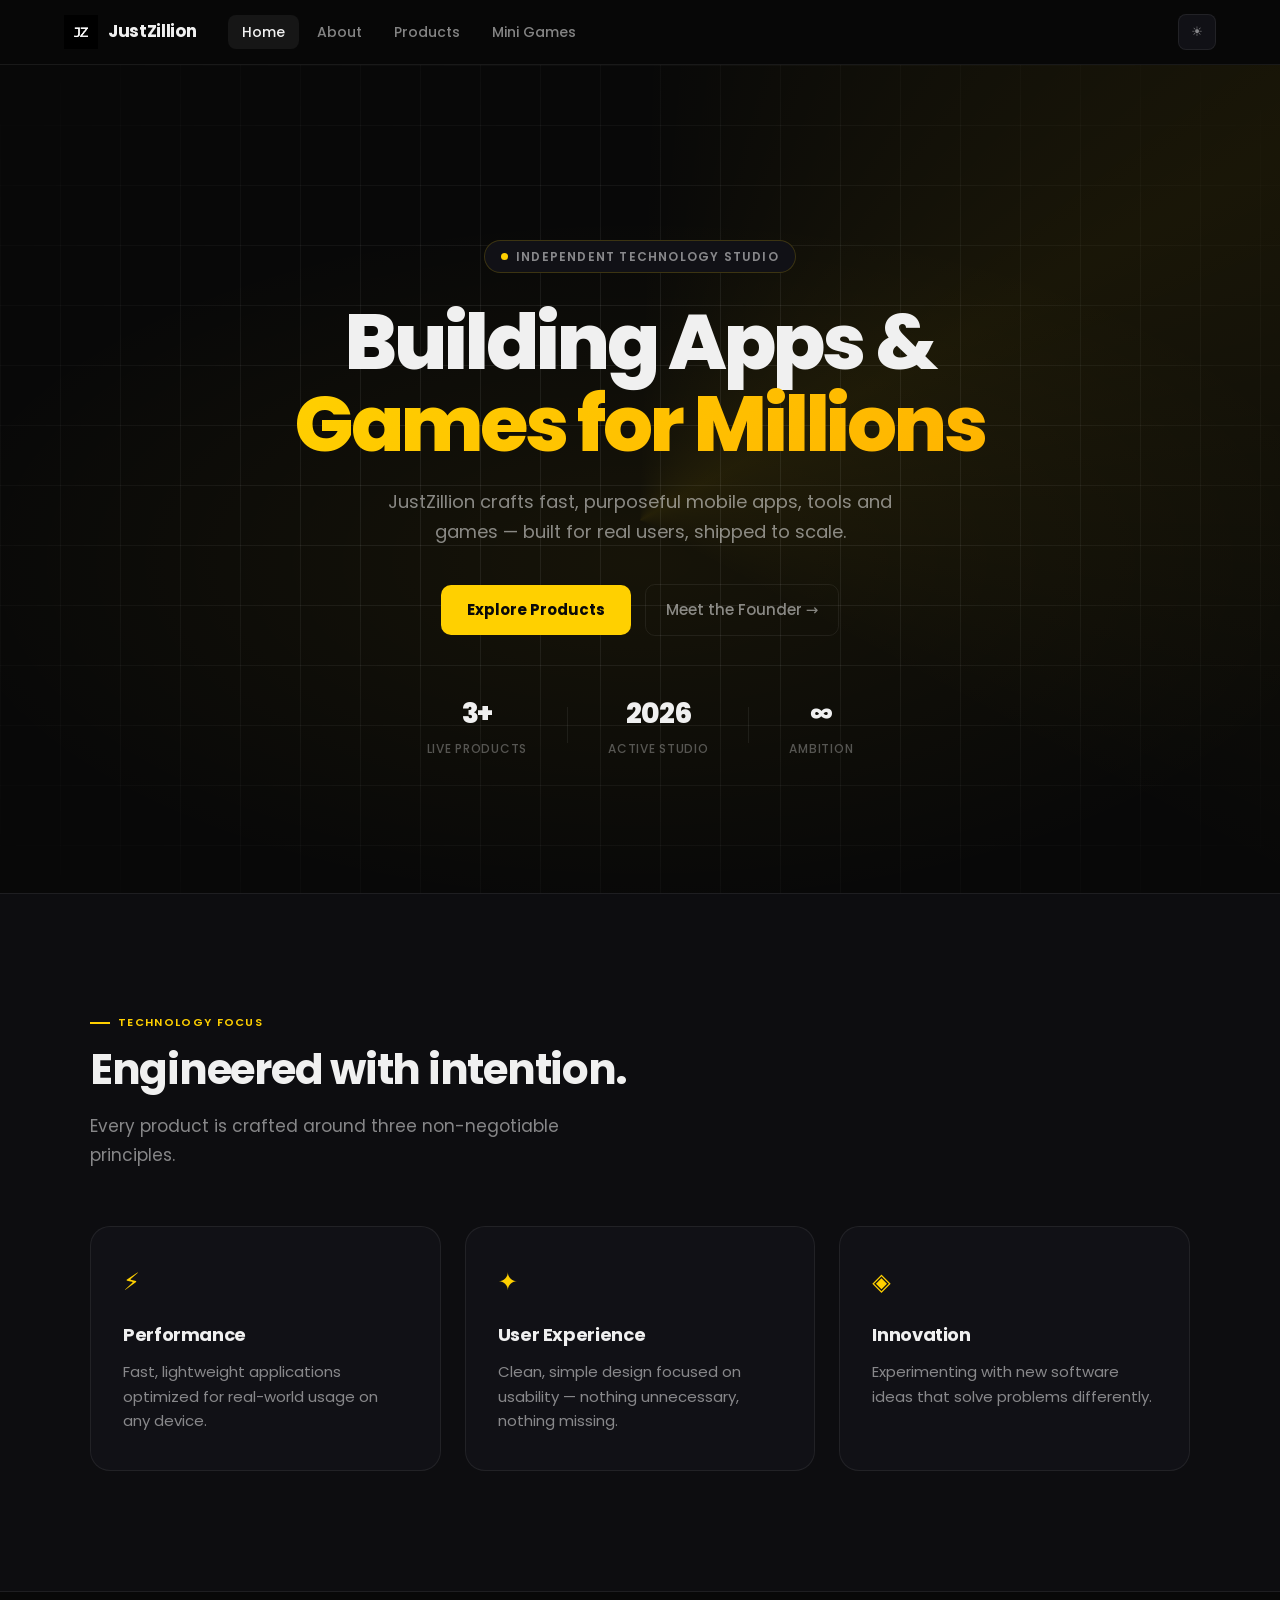
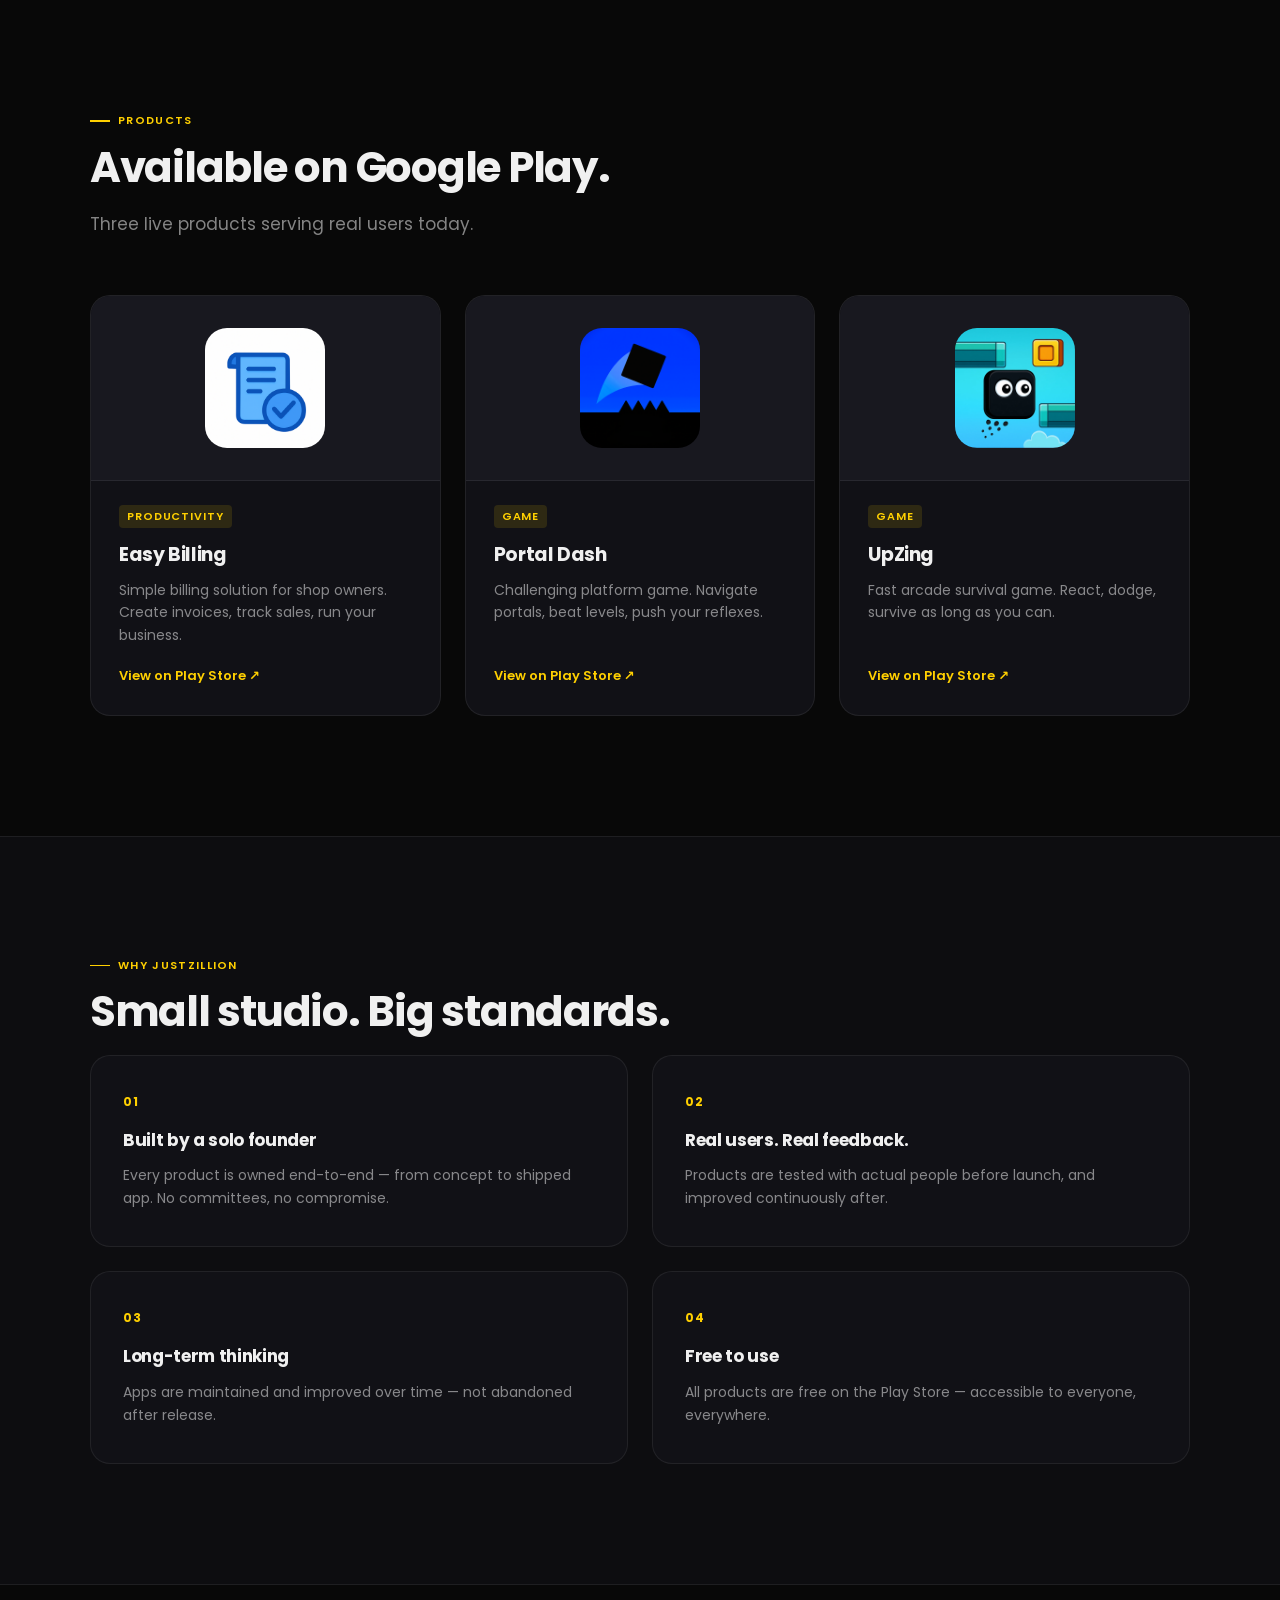
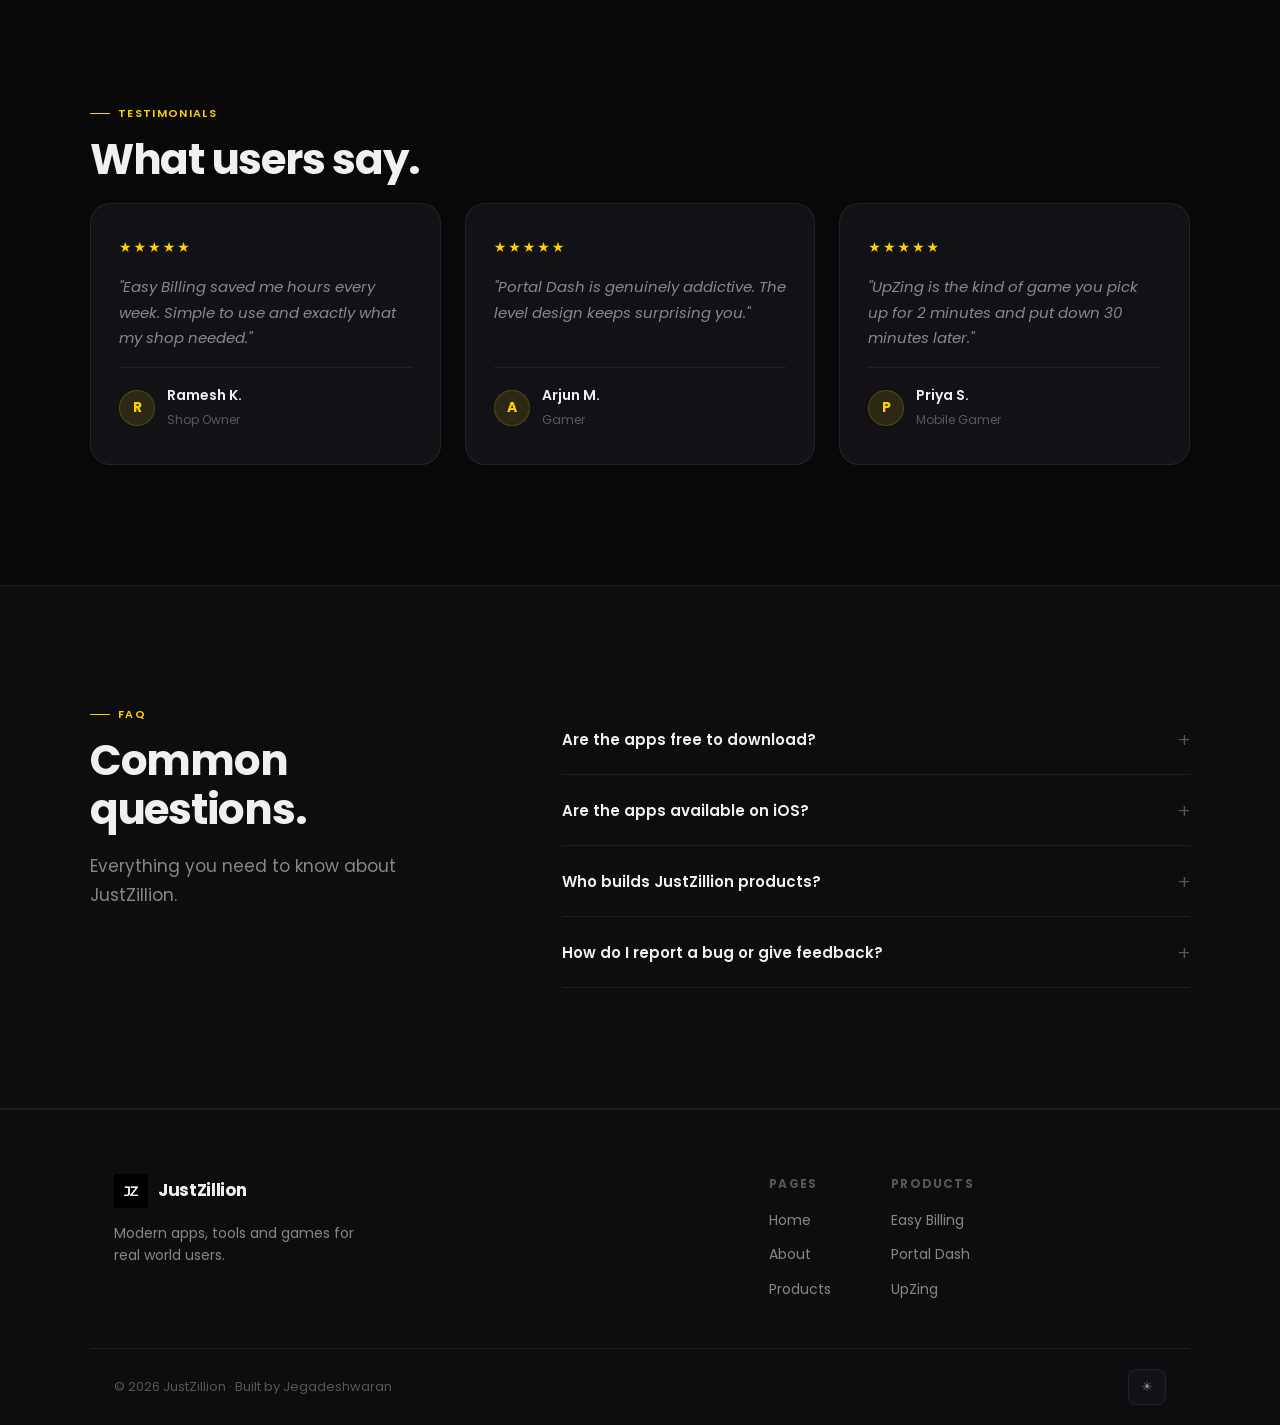
<file: index.html>
<!DOCTYPE html>
<html lang="en">
<head>
<meta charset="UTF-8">
<meta name="viewport" content="width=device-width, initial-scale=1.0">
<title>JustZillion | Apps & Software by Jegadeshwaran</title>
<meta name="description" content="JustZillion is a technology studio founded by Jegadeshwaran (JD) building mobile apps, software tools and games including Easy Billing, Portal Dash and UpZing.">
<meta name="keywords" content="JustZillion, Jegadeshwaran, JD developer, Easy Billing app, Portal Dash game, UpZing game">
<meta name="author" content="Jegadeshwaran">
<meta property="og:title" content="JustZillion | Apps & Software by Jegadeshwaran">
<meta property="og:description" content="Modern apps, tools and games for real world users.">
<meta property="og:image" content="https://justzillion.github.io/JustZillion/images/jd.jpg">
<meta property="og:type" content="website">
<link rel="preconnect" href="https://fonts.googleapis.com">
<link rel="preconnect" href="https://fonts.gstatic.com" crossorigin>
<link href="https://fonts.googleapis.com/css2?family=Poppins:wght@300;400;500;600;700;800&display=swap" rel="stylesheet">
<link rel="stylesheet" href="style.css">
<script type="application/ld+json">
{
 "@context":"https://schema.org",
 "@type":"Person",
 "name":"Jegadeshwaran",
 "alternateName":"JD",
 "jobTitle":"Founder",
 "description":"Founder of JustZillion building apps and games.",
 "url":"https://justzillion.github.io/JustZillion/",
 "image":"https://justzillion.github.io/JustZillion/images/jd.jpg",
 "sameAs":["https://justzillion.github.io/JustZillion/about.html"],
 "worksFor":{"@type":"Organization","name":"JustZillion"}
}
</script>
</head>
<body>

<!-- HEADER -->
<header id="site-header">
  <div class="header-inner">
    <a href="index.html" class="logo" aria-label="JustZillion Home">
      <img src="images/logo.png" alt="JustZillion logo" width="36" height="36">
      <span class="logo-text">JustZillion</span>
    </a>
    <nav aria-label="Main navigation">
      <a href="index.html" class="nav-link active">Home</a>
      <a href="about.html" class="nav-link">About</a>
      <a href="#apps" class="nav-link">Products</a>
      <a href="games.html" class="nav-link">Mini Games</a>
    </nav>
    <div class="header-actions">
      <button id="themeToggle" class="theme-btn" aria-label="Toggle light/dark theme">
        <span class="theme-icon theme-icon--dark">☀</span>
        <span class="theme-icon theme-icon--light">☽</span>
      </button>
      <button class="mobile-menu-btn" id="mobileMenuBtn" aria-label="Open menu" aria-expanded="false">
        <span></span><span></span><span></span>
      </button>
    </div>
  </div>
  <div class="mobile-menu" id="mobileMenu" aria-hidden="true">
    <a href="index.html" class="mobile-nav-link">Home</a>
    <a href="about.html" class="mobile-nav-link">About</a>
    <a href="#apps" class="mobile-nav-link">Products</a>
    <a href="games.html" class="mobile-nav-link">Mini Games</a>
  </div>
</header>

<!-- HERO -->
<section class="hero" aria-label="Hero">
  <div class="hero-aurora" aria-hidden="true"></div>
  <div class="hero-grid" aria-hidden="true"></div>
  <div class="hero-inner">
    <div class="hero-eyebrow">
      <span class="eyebrow-dot"></span>
      Independent Technology Studio
    </div>
    <h1 class="hero-headline">
      Building Apps &<br>
      <span class="headline-accent">Games for Millions</span>
    </h1>
    <p class="hero-sub">
      JustZillion crafts fast, purposeful mobile apps, tools and games — built for real users, shipped to scale.
    </p>
    <div class="hero-cta">
      <a href="#apps" class="btn-primary">Explore Products</a>
      <a href="about.html" class="btn-ghost">Meet the Founder →</a>
    </div>
    <div class="hero-stats">
      <div class="stat">
        <span class="stat-num">3+</span>
        <span class="stat-label">Live Products</span>
      </div>
      <div class="stat-divider" aria-hidden="true"></div>
      <div class="stat">
        <span class="stat-num">2026</span>
        <span class="stat-label">Active Studio</span>
      </div>
      <div class="stat-divider" aria-hidden="true"></div>
      <div class="stat">
        <span class="stat-num">∞</span>
        <span class="stat-label">Ambition</span>
      </div>
    </div>
  </div>
</section>

<!-- FEATURES -->
<section class="section features" id="features">
  <div class="section-inner">
    <p class="section-eyebrow">Technology Focus</p>
    <h2 class="section-title">Engineered with intention.</h2>
    <p class="section-sub">Every product is crafted around three non-negotiable principles.</p>
    <div class="features-grid">
      <div class="feature-card reveal">
        <div class="feature-icon" aria-hidden="true">⚡</div>
        <h3>Performance</h3>
        <p>Fast, lightweight applications optimized for real-world usage on any device.</p>
      </div>
      <div class="feature-card reveal reveal-delay-1">
        <div class="feature-icon" aria-hidden="true">✦</div>
        <h3>User Experience</h3>
        <p>Clean, simple design focused on usability — nothing unnecessary, nothing missing.</p>
      </div>
      <div class="feature-card reveal reveal-delay-2">
        <div class="feature-icon" aria-hidden="true">◈</div>
        <h3>Innovation</h3>
        <p>Experimenting with new software ideas that solve problems differently.</p>
      </div>
    </div>
  </div>
</section>

<!-- PRODUCTS -->
<section class="section apps" id="apps">
  <div class="section-inner">
    <p class="section-eyebrow">Products</p>
    <h2 class="section-title">Available on Google Play.</h2>
    <p class="section-sub">Three live products serving real users today.</p>
    <div class="apps-grid">

      <a href="https://play.google.com/store/apps/details?id=com.justzillion.easy_billing_app&pcampaignid=web_share" target="_blank" rel="noopener" class="app-card reveal" aria-label="Easy Billing on Google Play">
        <div class="app-card-img-wrap">
          <img src="images/easybilling.png" alt="Easy Billing app" loading="lazy" width="240" height="240">
        </div>
        <div class="app-card-body">
          <span class="app-tag">Productivity</span>
          <h3>Easy Billing</h3>
          <p>Simple billing solution for shop owners. Create invoices, track sales, run your business.</p>
          <span class="app-cta">View on Play Store ↗</span>
        </div>
      </a>

      <a href="https://play.google.com/store/apps/details?id=com.justzillion.portaldash&pcampaignid=web_share" target="_blank" rel="noopener" class="app-card reveal reveal-delay-1" aria-label="Portal Dash on Google Play">
        <div class="app-card-img-wrap">
          <img src="images/portaldash.png" alt="Portal Dash game" loading="lazy" width="240" height="240">
        </div>
        <div class="app-card-body">
          <span class="app-tag">Game</span>
          <h3>Portal Dash</h3>
          <p>Challenging platform game. Navigate portals, beat levels, push your reflexes.</p>
          <span class="app-cta">View on Play Store ↗</span>
        </div>
      </a>

      <a href="https://play.google.com/store/apps/details?id=com.justzillion.upzing&pcampaignid=web_share" target="_blank" rel="noopener" class="app-card reveal reveal-delay-2" aria-label="UpZing on Google Play">
        <div class="app-card-img-wrap">
          <img src="images/upzing.png" alt="UpZing game" loading="lazy" width="240" height="240">
        </div>
        <div class="app-card-body">
          <span class="app-tag">Game</span>
          <h3>UpZing</h3>
          <p>Fast arcade survival game. React, dodge, survive as long as you can.</p>
          <span class="app-cta">View on Play Store ↗</span>
        </div>
      </a>

    </div>
  </div>
</section>

<!-- WHY CHOOSE US -->
<section class="section why">
  <div class="section-inner">
    <p class="section-eyebrow">Why JustZillion</p>
    <h2 class="section-title">Small studio. Big standards.</h2>
    <div class="why-grid">
      <div class="why-card reveal">
        <div class="why-num" aria-hidden="true">01</div>
        <h3>Built by a solo founder</h3>
        <p>Every product is owned end-to-end — from concept to shipped app. No committees, no compromise.</p>
      </div>
      <div class="why-card reveal reveal-delay-1">
        <div class="why-num" aria-hidden="true">02</div>
        <h3>Real users. Real feedback.</h3>
        <p>Products are tested with actual people before launch, and improved continuously after.</p>
      </div>
      <div class="why-card reveal reveal-delay-2">
        <div class="why-num" aria-hidden="true">03</div>
        <h3>Long-term thinking</h3>
        <p>Apps are maintained and improved over time — not abandoned after release.</p>
      </div>
      <div class="why-card reveal reveal-delay-3">
        <div class="why-num" aria-hidden="true">04</div>
        <h3>Free to use</h3>
        <p>All products are free on the Play Store — accessible to everyone, everywhere.</p>
      </div>
    </div>
  </div>
</section>

<!-- TESTIMONIALS -->
<section class="section testimonials">
  <div class="section-inner">
    <p class="section-eyebrow">Testimonials</p>
    <h2 class="section-title">What users say.</h2>
    <div class="testimonials-grid">
      <div class="testimonial-card reveal">
        <div class="testimonial-stars" aria-label="5 stars">★★★★★</div>
        <p>"Easy Billing saved me hours every week. Simple to use and exactly what my shop needed."</p>
        <div class="testimonial-author">
          <div class="author-avatar" aria-hidden="true">R</div>
          <div>
            <strong>Ramesh K.</strong>
            <span>Shop Owner</span>
          </div>
        </div>
      </div>
      <div class="testimonial-card reveal reveal-delay-1">
        <div class="testimonial-stars" aria-label="5 stars">★★★★★</div>
        <p>"Portal Dash is genuinely addictive. The level design keeps surprising you."</p>
        <div class="testimonial-author">
          <div class="author-avatar" aria-hidden="true">A</div>
          <div>
            <strong>Arjun M.</strong>
            <span>Gamer</span>
          </div>
        </div>
      </div>
      <div class="testimonial-card reveal reveal-delay-2">
        <div class="testimonial-stars" aria-label="5 stars">★★★★★</div>
        <p>"UpZing is the kind of game you pick up for 2 minutes and put down 30 minutes later."</p>
        <div class="testimonial-author">
          <div class="author-avatar" aria-hidden="true">P</div>
          <div>
            <strong>Priya S.</strong>
            <span>Mobile Gamer</span>
          </div>
        </div>
      </div>
    </div>
  </div>
</section>

<!-- FAQ -->
<section class="section faq">
  <div class="section-inner faq-inner">
    <div class="faq-left">
      <p class="section-eyebrow">FAQ</p>
      <h2 class="section-title">Common questions.</h2>
      <p class="section-sub">Everything you need to know about JustZillion.</p>
    </div>
    <div class="faq-right">
      <div class="faq-item reveal">
        <button class="faq-q" aria-expanded="false">
          Are the apps free to download?
          <span class="faq-chevron" aria-hidden="true">+</span>
        </button>
        <div class="faq-a" role="region">
          <p>Yes — all JustZillion apps are free to download on the Google Play Store.</p>
        </div>
      </div>
      <div class="faq-item reveal reveal-delay-1">
        <button class="faq-q" aria-expanded="false">
          Are the apps available on iOS?
          <span class="faq-chevron" aria-hidden="true">+</span>
        </button>
        <div class="faq-a" role="region">
          <p>Currently the apps are available on Android via Google Play. iOS support may be added in the future.</p>
        </div>
      </div>
      <div class="faq-item reveal reveal-delay-2">
        <button class="faq-q" aria-expanded="false">
          Who builds JustZillion products?
          <span class="faq-chevron" aria-hidden="true">+</span>
        </button>
        <div class="faq-a" role="region">
          <p>All products are built by Jegadeshwaran (JD), the founder and sole engineer behind JustZillion.</p>
        </div>
      </div>
      <div class="faq-item reveal reveal-delay-3">
        <button class="faq-q" aria-expanded="false">
          How do I report a bug or give feedback?
          <span class="faq-chevron" aria-hidden="true">+</span>
        </button>
        <div class="faq-a" role="region">
          <p>You can leave a review on the Play Store listing for the relevant app, or reach out via the contact details on the About page.</p>
        </div>
      </div>
    </div>
  </div>
</section>

<!-- FOOTER -->
<footer class="site-footer">
  <div class="footer-inner">
    <div class="footer-brand">
      <a href="index.html" class="logo" aria-label="JustZillion Home">
        <img src="images/logo.png" alt="JustZillion logo" width="32" height="32">
        <span class="logo-text">JustZillion</span>
      </a>
      <p>Modern apps, tools and games for real world users.</p>
    </div>
    <div class="footer-links">
      <div class="footer-col">
        <h4>Pages</h4>
        <a href="index.html">Home</a>
        <a href="about.html">About</a>
        <a href="#apps">Products</a>
      </div>
      <div class="footer-col">
        <h4>Products</h4>
        <a href="https://play.google.com/store/apps/details?id=com.justzillion.easy_billing_app" target="_blank" rel="noopener">Easy Billing</a>
        <a href="https://play.google.com/store/apps/details?id=com.justzillion.portaldash" target="_blank" rel="noopener">Portal Dash</a>
        <a href="https://play.google.com/store/apps/details?id=com.justzillion.upzing" target="_blank" rel="noopener">UpZing</a>
      </div>
    </div>
  </div>
  <div class="footer-bottom">
    <p>© 2026 JustZillion · Built by Jegadeshwaran</p>
    <button id="themeToggleFooter" class="theme-btn" aria-label="Toggle theme">
      <span class="theme-icon theme-icon--dark">☀</span>
      <span class="theme-icon theme-icon--light">☽</span>
    </button>
  </div>
</footer>

<script src="script.js"></script>
</body>
</html>
</file>
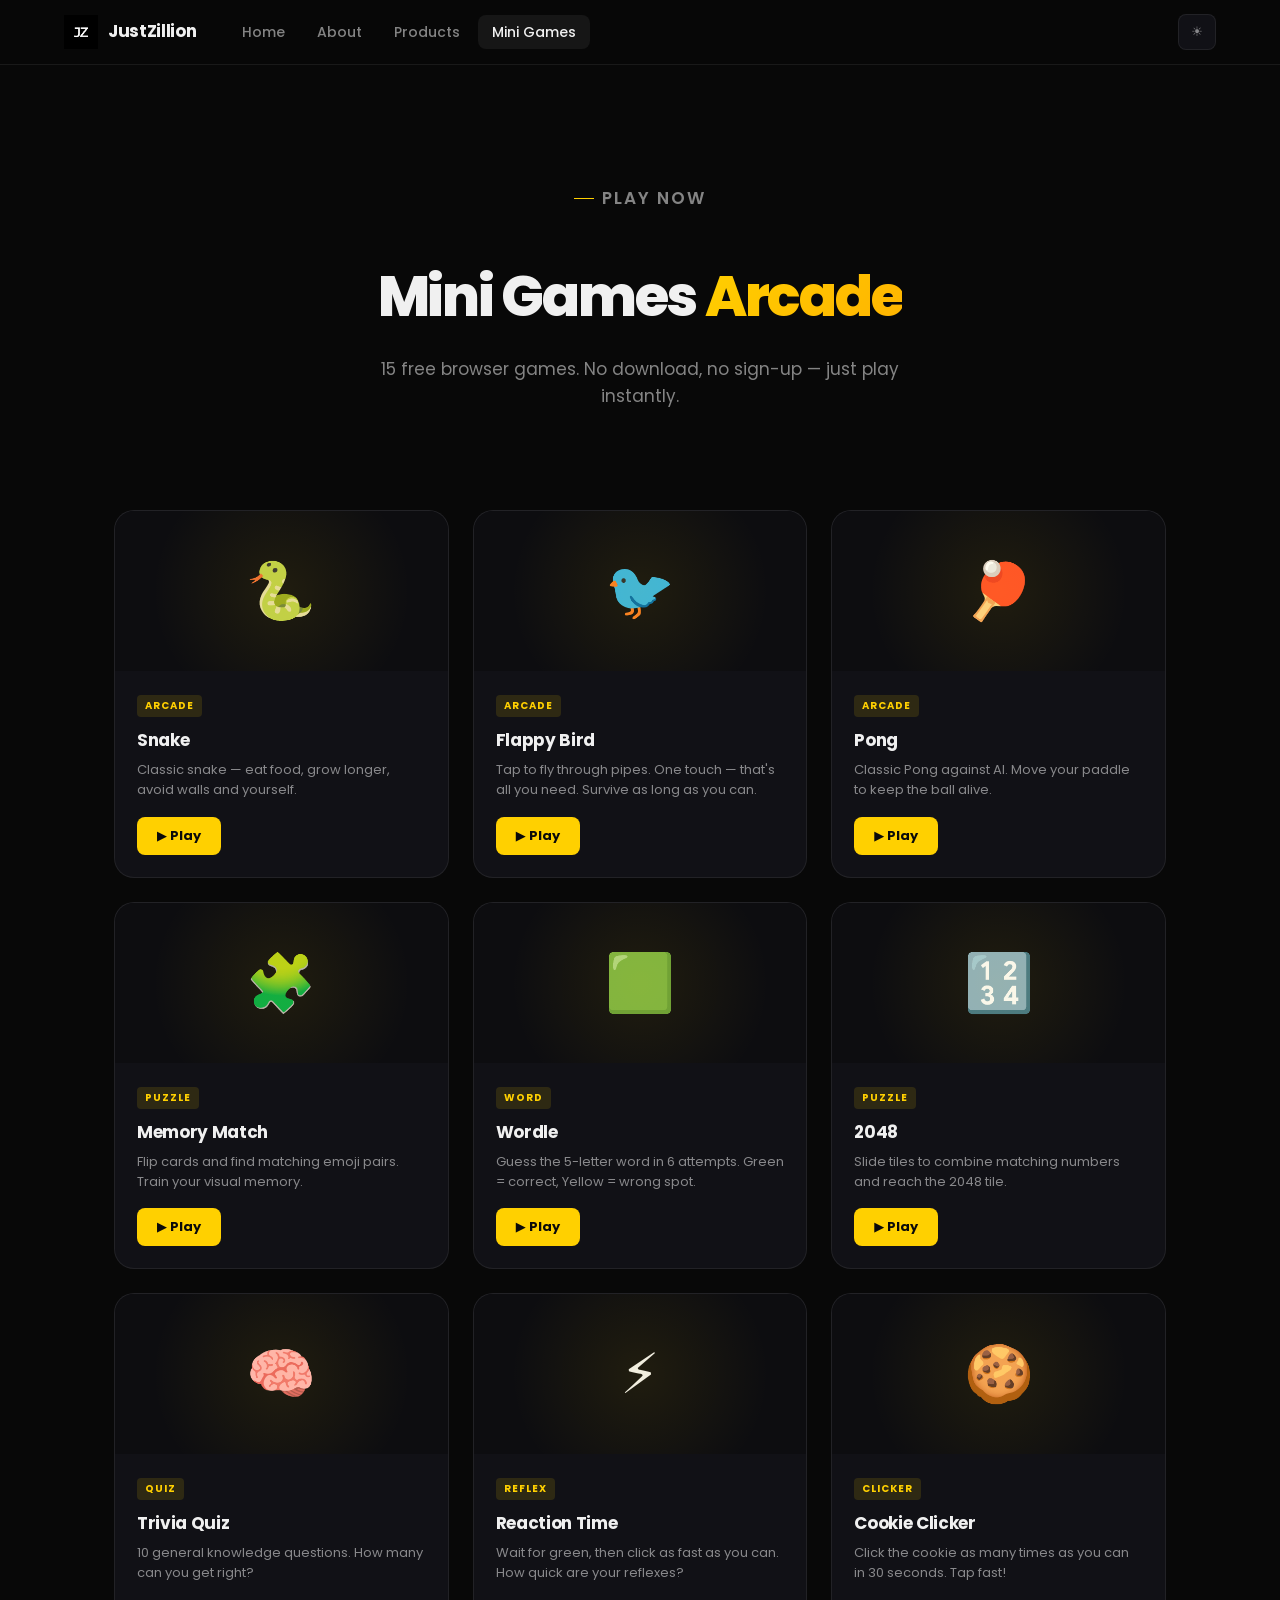
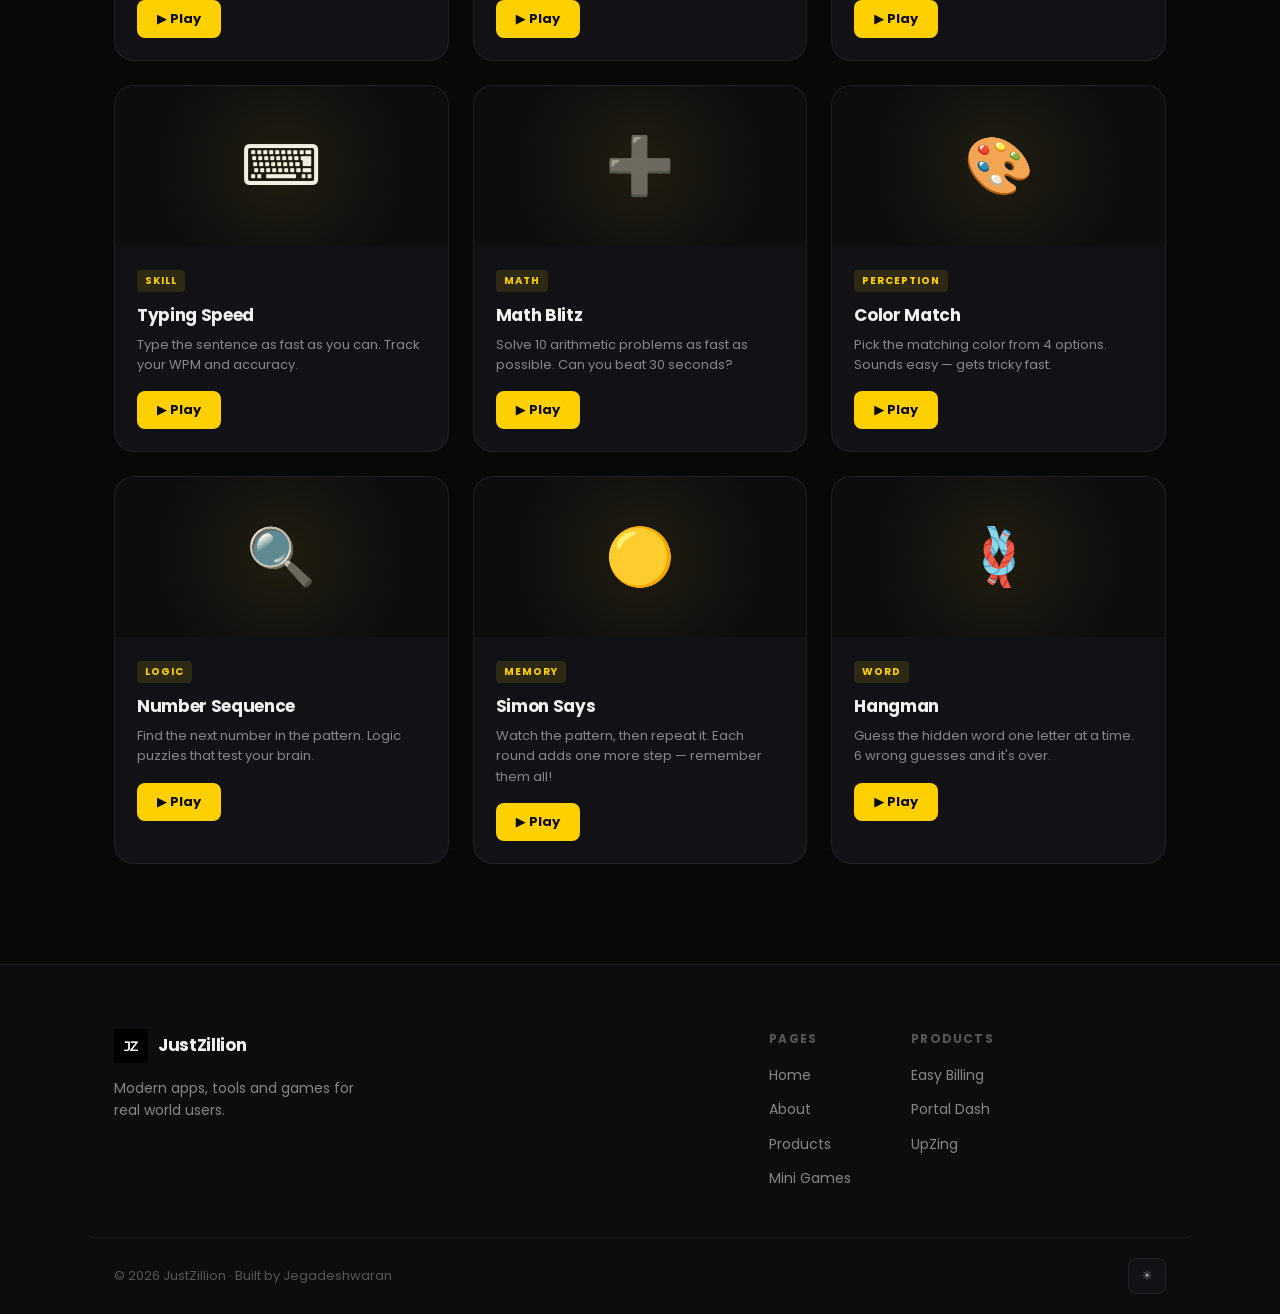
<file: games.html>
<!DOCTYPE html>
<html lang="en">
<head>
<meta charset="UTF-8">
<meta name="viewport" content="width=device-width, initial-scale=1.0">
<title>Mini Games | JustZillion</title>
<meta name="description" content="Play 15 free mini games on JustZillion. Snake, Tetris, Flappy, Memory and more!">
<link rel="preconnect" href="https://fonts.googleapis.com">
<link rel="preconnect" href="https://fonts.gstatic.com" crossorigin>
<link href="https://fonts.googleapis.com/css2?family=Poppins:wght@300;400;500;600;700;800&display=swap" rel="stylesheet">
<link rel="stylesheet" href="style.css">
<style>
/* ===== GAMES PAGE EXTRA STYLES ===== */
.games-hero {
  padding: 120px 24px 60px;
  text-align: center;
}
.games-hero h1 { font-size: clamp(32px,5vw,56px); font-weight: 800; letter-spacing: -0.04em; margin-bottom: 14px; }
.games-hero p { font-size: 17px; color: var(--text-muted); max-width: 520px; margin: 0 auto 40px; }

/* Game grid */
.games-grid {
  display: grid;
  grid-template-columns: repeat(auto-fill, minmax(300px, 1fr));
  gap: 24px;
  max-width: 1100px;
  margin: 0 auto;
  padding: 0 24px 100px;
}

.game-card {
  background: var(--surface);
  border: 1px solid var(--border);
  border-radius: var(--radius-lg);
  overflow: hidden;
  transition: transform 0.3s var(--ease), border-color 0.3s, box-shadow 0.3s;
  cursor: pointer;
}
.game-card:hover {
  transform: translateY(-6px);
  border-color: var(--border-gold);
  box-shadow: var(--shadow-gold);
}

.game-preview {
  height: 160px;
  display: flex;
  align-items: center;
  justify-content: center;
  background: var(--bg-2);
  font-size: 56px;
  position: relative;
  overflow: hidden;
}
.game-preview-bg {
  position: absolute;
  inset: 0;
  opacity: 0.08;
  background: radial-gradient(circle at 50% 50%, var(--gold) 0%, transparent 70%);
}

.game-card-body { padding: 20px 22px 22px; }
.game-tag {
  font-size: 10px; font-weight: 700; letter-spacing: 0.1em;
  text-transform: uppercase; color: var(--gold);
  background: var(--gold-dim); border-radius: 4px;
  padding: 3px 8px; display: inline-block; margin-bottom: 10px;
}
.game-card-body h3 { font-size: 17px; font-weight: 700; margin-bottom: 6px; letter-spacing: -0.02em; }
.game-card-body p  { font-size: 13px; color: var(--text-muted); line-height: 1.55; margin-bottom: 16px; }
.game-card-body .btn-play {
  display: inline-flex; align-items: center; gap: 6px;
  background: var(--gold); color: #0a0a0a;
  font-weight: 700; font-size: 13px; padding: 9px 20px;
  border-radius: 8px; border: none; cursor: pointer;
  transition: transform 0.2s, box-shadow 0.2s;
  font-family: var(--font);
}
.game-card-body .btn-play:hover { transform: scale(1.05); box-shadow: 0 4px 20px var(--gold-glow); }

/* ===== MODAL / OVERLAY ===== */
.game-overlay {
  display: none;
  position: fixed; inset: 0; z-index: 1000;
  background: rgba(0,0,0,0.88);
  backdrop-filter: blur(12px);
  align-items: center; justify-content: center;
  padding: 20px;
}
.game-overlay.active { display: flex; }

.game-modal {
  background: var(--surface);
  border: 1px solid var(--border-gold);
  border-radius: var(--radius-lg);
  width: 100%; max-width: 560px;
  max-height: 90vh;
  overflow-y: auto;
  box-shadow: 0 0 80px rgba(255,208,0,0.15);
}

.game-modal-header {
  padding: 20px 24px;
  border-bottom: 1px solid var(--border);
  display: flex; align-items: center; justify-content: space-between;
}
.game-modal-header h2 { font-size: 18px; font-weight: 700; }
.close-btn {
  background: var(--surface-2); border: 1px solid var(--border);
  color: var(--text-muted); border-radius: 8px;
  width: 34px; height: 34px; font-size: 18px;
  cursor: pointer; display: flex; align-items: center; justify-content: center;
  transition: color 0.2s, border-color 0.2s;
  font-family: var(--font);
}
.close-btn:hover { color: var(--text); border-color: rgba(255,255,255,0.3); }

.game-modal-body { padding: 20px 24px 24px; }

.score-bar {
  display: flex; align-items: center; justify-content: space-between;
  margin-bottom: 16px; flex-wrap: wrap; gap: 10px;
}
.score-display {
  font-size: 13px; color: var(--text-muted);
  background: var(--bg-2); border: 1px solid var(--border);
  padding: 6px 14px; border-radius: 8px;
}
.score-display span { color: var(--gold); font-weight: 700; }

.game-canvas-wrap {
  display: flex; justify-content: center;
  border: 1px solid var(--border); border-radius: var(--radius);
  overflow: hidden; background: #000; margin-bottom: 16px;
}
canvas { display: block; image-rendering: pixelated; max-width: 100%; }

.game-controls {
  display: flex; gap: 10px; flex-wrap: wrap;
}
.ctrl-btn {
  background: var(--surface-2); border: 1px solid var(--border);
  color: var(--text); padding: 8px 16px; border-radius: 8px;
  font-size: 13px; font-weight: 600; cursor: pointer;
  transition: border-color 0.2s, color 0.2s; font-family: var(--font);
}
.ctrl-btn:hover { border-color: var(--gold); color: var(--gold); }

.game-hint { font-size: 12px; color: var(--text-dim); margin-top: 12px; line-height: 1.6; }

/* D-pad for mobile */
.dpad {
  display: none;
  grid-template-columns: repeat(3,44px);
  grid-template-rows: repeat(3,44px);
  gap: 4px; margin-top: 14px; justify-content: center;
}
.dpad-btn {
  background: var(--surface-2); border: 1px solid var(--border);
  color: var(--text); border-radius: 8px; font-size: 18px;
  cursor: pointer; display: flex; align-items: center; justify-content: center;
  transition: background 0.15s, border-color 0.15s; user-select: none;
  font-family: var(--font);
}
.dpad-btn:active { background: var(--gold-dim); border-color: var(--gold); }
.dpad-blank { background: none; border: none; }

@media (max-width: 520px) {
  .games-grid { grid-template-columns: 1fr; }
  .dpad { display: grid; }
}

/* ===== MEMORY GAME SPECIFIC ===== */
.memory-grid {
  display: grid; grid-template-columns: repeat(4,1fr);
  gap: 8px; margin-bottom: 14px;
}
.mem-card {
  aspect-ratio: 1; background: var(--surface-2);
  border: 1px solid var(--border); border-radius: 10px;
  display: flex; align-items: center; justify-content: center;
  font-size: 28px; cursor: pointer;
  transition: transform 0.2s, border-color 0.2s, background 0.2s;
  user-select: none;
}
.mem-card.face-down { font-size: 0; }
.mem-card:hover { border-color: var(--gold); }
.mem-card.matched { border-color: #22c55e; background: rgba(34,197,94,0.08); }
.mem-card.flip { transform: scale(0.92); }

/* ===== WORDLE SPECIFIC ===== */
.wordle-grid { display: flex; flex-direction: column; gap: 6px; margin-bottom: 14px; }
.wordle-row { display: flex; gap: 6px; justify-content: center; }
.wordle-cell {
  width: 52px; height: 52px; border: 2px solid var(--border);
  border-radius: 8px; display: flex; align-items: center; justify-content: center;
  font-size: 22px; font-weight: 800; text-transform: uppercase;
  letter-spacing: -0.02em; transition: background 0.3s, border-color 0.3s;
}
.wordle-cell.correct { background: #22c55e; border-color: #22c55e; color: #fff; }
.wordle-cell.present { background: #eab308; border-color: #eab308; color: #fff; }
.wordle-cell.absent  { background: var(--surface-2); border-color: var(--border); color: var(--text-dim); }
.wordle-cell.active-border { border-color: var(--gold); }
.wordle-keyboard { display: flex; flex-direction: column; gap: 6px; margin-bottom: 10px; }
.wordle-key-row { display: flex; gap: 5px; justify-content: center; }
.w-key {
  background: var(--surface-2); border: 1px solid var(--border);
  color: var(--text); border-radius: 6px; padding: 10px 8px;
  font-size: 13px; font-weight: 700; cursor: pointer; min-width: 30px;
  text-align: center; transition: background 0.2s; font-family: var(--font);
  user-select: none;
}
.w-key:hover { background: var(--border); }
.w-key.correct { background: #22c55e; border-color: #22c55e; color: #fff; }
.w-key.present { background: #eab308; border-color: #eab308; color: #fff; }
.w-key.absent  { background: var(--bg-2); color: var(--text-dim); }

/* ===== 2048 SPECIFIC ===== */
.g2048-grid {
  display: grid; grid-template-columns: repeat(4,1fr);
  gap: 8px; background: var(--bg-2); border-radius: 12px;
  padding: 10px; margin-bottom: 14px;
}
.g2048-cell {
  aspect-ratio: 1; border-radius: 8px; display: flex;
  align-items: center; justify-content: center;
  font-weight: 800; font-size: 20px; letter-spacing: -0.02em;
  transition: all 0.1s; user-select: none;
}

/* ===== QUIZ SPECIFIC ===== */
.quiz-question { font-size: 16px; font-weight: 600; margin-bottom: 18px; line-height: 1.5; }
.quiz-options { display: flex; flex-direction: column; gap: 10px; margin-bottom: 16px; }
.quiz-opt {
  background: var(--surface-2); border: 1px solid var(--border);
  color: var(--text); border-radius: 10px; padding: 12px 16px;
  font-size: 14px; font-weight: 500; cursor: pointer; text-align: left;
  transition: border-color 0.2s, background 0.2s; font-family: var(--font);
}
.quiz-opt:hover { border-color: var(--gold); }
.quiz-opt.correct { background: rgba(34,197,94,0.1); border-color: #22c55e; color: #22c55e; }
.quiz-opt.wrong   { background: rgba(239,68,68,0.1); border-color: #ef4444; color: #ef4444; }

/* ===== REACTION TIME ===== */
.reaction-area {
  height: 180px; border-radius: 14px; display: flex; align-items: center;
  justify-content: center; font-size: 20px; font-weight: 700;
  cursor: pointer; transition: background 0.2s; user-select: none;
  border: 1px solid var(--border); margin-bottom: 14px;
}

/* ===== CLICKER ===== */
.clicker-area {
  text-align: center; padding: 20px 0;
}
.clicker-btn {
  width: 130px; height: 130px; border-radius: 50%;
  background: var(--gold); border: none; font-size: 15px; font-weight: 800;
  color: #0a0a0a; cursor: pointer; font-family: var(--font);
  transition: transform 0.1s, box-shadow 0.1s;
  box-shadow: 0 6px 30px var(--gold-glow);
}
.clicker-btn:active { transform: scale(0.92); box-shadow: none; }
.clicker-stats { display: flex; gap: 16px; justify-content: center; margin-top: 14px; flex-wrap: wrap; }

/* ===== TYPING ===== */
.typing-text {
  font-size: 15px; line-height: 1.7; background: var(--bg-2);
  border: 1px solid var(--border); border-radius: 10px;
  padding: 14px 16px; margin-bottom: 12px; letter-spacing: 0.02em;
}
.typing-text .correct { color: #22c55e; }
.typing-text .wrong   { color: #ef4444; background: rgba(239,68,68,0.15); border-radius: 2px; }
.typing-text .cursor  { border-right: 2px solid var(--gold); animation: blink 0.8s infinite; }
@keyframes blink { 0%,50%{opacity:1} 51%,100%{opacity:0} }
.typing-input {
  width: 100%; background: var(--surface-2); border: 1px solid var(--border);
  border-radius: 10px; padding: 10px 14px; font-size: 15px;
  color: var(--text); font-family: var(--font); outline: none;
  transition: border-color 0.2s; margin-bottom: 10px;
}
.typing-input:focus { border-color: var(--gold); }

/* ===== MATH QUIZ ===== */
.math-display {
  font-size: 40px; font-weight: 800; text-align: center;
  padding: 24px; color: var(--gold); letter-spacing: -0.03em;
}
.math-input {
  width: 100%; background: var(--surface-2); border: 1px solid var(--border);
  border-radius: 10px; padding: 12px 16px; font-size: 20px; font-weight: 700;
  color: var(--text); font-family: var(--font); outline: none; text-align: center;
  transition: border-color 0.2s; margin-bottom: 12px;
}
.math-input:focus { border-color: var(--gold); }

/* ===== COLOR MATCH ===== */
.color-swatch {
  height: 100px; border-radius: 12px; margin-bottom: 12px;
  transition: background 0.3s; border: 1px solid var(--border);
}
.color-options { display: grid; grid-template-columns: 1fr 1fr; gap: 10px; margin-bottom: 12px; }
.color-opt {
  height: 60px; border-radius: 10px; border: 2px solid transparent;
  cursor: pointer; transition: border-color 0.2s, transform 0.15s; font-family: var(--font);
}
.color-opt:hover { border-color: var(--gold); transform: scale(1.04); }
.color-opt.selected-correct { border-color: #22c55e; }
.color-opt.selected-wrong   { border-color: #ef4444; }

/* ===== NUMBER SEQUENCE ===== */
.seq-display {
  font-size: 28px; font-weight: 800; text-align: center;
  padding: 18px; background: var(--bg-2); border-radius: 12px;
  border: 1px solid var(--border); margin-bottom: 14px;
  letter-spacing: 0.06em; color: var(--gold);
}
.seq-options { display: grid; grid-template-columns: repeat(2,1fr); gap: 10px; margin-bottom: 12px; }
.seq-opt {
  background: var(--surface-2); border: 1px solid var(--border);
  color: var(--text); border-radius: 10px; padding: 14px;
  font-size: 18px; font-weight: 700; cursor: pointer; text-align: center;
  transition: border-color 0.2s, background 0.2s; font-family: var(--font);
}
.seq-opt:hover { border-color: var(--gold); }
.seq-opt.correct { background: rgba(34,197,94,0.1); border-color: #22c55e; }
.seq-opt.wrong   { background: rgba(239,68,68,0.1); border-color: #ef4444; }

/* ===== SIMON ===== */
.simon-grid {
  display: grid; grid-template-columns: 1fr 1fr;
  gap: 10px; margin-bottom: 14px;
}
.simon-btn {
  height: 120px; border-radius: 14px; border: none; cursor: pointer;
  transition: filter 0.1s, transform 0.1s; font-family: var(--font);
}
.simon-btn:active, .simon-btn.lit { filter: brightness(1.6); transform: scale(0.96); }

/* ===== HANGMAN ===== */
.hangman-word { display: flex; gap: 10px; justify-content: center; margin-bottom: 18px; flex-wrap: wrap; }
.hangman-letter {
  width: 34px; height: 40px; border-bottom: 3px solid var(--text);
  display: flex; align-items: flex-end; justify-content: center;
  font-size: 22px; font-weight: 800; padding-bottom: 4px;
}
.hangman-letters { display: flex; flex-wrap: wrap; gap: 6px; justify-content: center; margin-bottom: 14px; }
.hang-key {
  background: var(--surface-2); border: 1px solid var(--border);
  color: var(--text); border-radius: 6px; padding: 8px 10px;
  font-size: 14px; font-weight: 700; cursor: pointer; font-family: var(--font);
  transition: background 0.2s, border-color 0.2s;
}
.hang-key:hover:not(:disabled) { border-color: var(--gold); }
.hang-key:disabled { opacity: 0.3; cursor: not-allowed; }
.hang-key.wrong { background: rgba(239,68,68,0.1); border-color: #ef4444; color: #ef4444; }
.hang-key.right { background: rgba(34,197,94,0.1); border-color: #22c55e; color: #22c55e; }
.hangman-figure { text-align: center; font-size: 12px; color: var(--text-muted); margin-bottom: 10px; white-space: pre; line-height: 1.3; font-family: monospace; }

/* ===== PONG SPECIFIC ===== */
.pong-canvas { background: #000; }

/* ===== FLAPPY ===== */
.flappy-canvas { background: #1a1a2e; }

/* ===== SNAKE ===== */
.snake-canvas { background: #050505; }

/* Overlay message */
.overlay-msg {
  position: absolute; inset: 0; background: rgba(0,0,0,0.75);
  display: flex; flex-direction: column; align-items: center;
  justify-content: center; border-radius: var(--radius);
  font-size: 20px; font-weight: 700; color: var(--text);
  gap: 14px; cursor: pointer;
}
.canvas-wrap-rel { position: relative; }
.overlay-msg .big { font-size: 30px; color: var(--gold); }
.overlay-msg .sub { font-size: 14px; color: var(--text-muted); }
</style>
</head>
<body>

<!-- HEADER -->
<header id="site-header">
  <div class="header-inner">
    <a href="index.html" class="logo" aria-label="JustZillion Home">
      <img src="images/logo.png" alt="JustZillion logo" width="36" height="36">
      <span class="logo-text">JustZillion</span>
    </a>
    <nav aria-label="Main navigation">
      <a href="index.html" class="nav-link">Home</a>
      <a href="about.html" class="nav-link">About</a>
      <a href="index.html#apps" class="nav-link">Products</a>
      <a href="games.html" class="nav-link active">Mini Games</a>
    </nav>
    <div class="header-actions">
      <button id="themeToggle" class="theme-btn" aria-label="Toggle light/dark theme">
        <span class="theme-icon theme-icon--dark">☀</span>
        <span class="theme-icon theme-icon--light">☽</span>
      </button>
      <button class="mobile-menu-btn" id="mobileMenuBtn" aria-label="Open menu" aria-expanded="false">
        <span></span><span></span><span></span>
      </button>
    </div>
  </div>
  <div class="mobile-menu" id="mobileMenu" aria-hidden="true">
    <a href="index.html" class="mobile-nav-link">Home</a>
    <a href="about.html" class="mobile-nav-link">About</a>
    <a href="index.html#apps" class="mobile-nav-link">Products</a>
    <a href="games.html" class="mobile-nav-link">Mini Games</a>
  </div>
</header>

<!-- HERO -->
<section class="games-hero">
  <p class="section-eyebrow" style="justify-content:center">Play Now</p>
  <h1>Mini Games <span class="headline-accent">Arcade</span></h1>
  <p>15 free browser games. No download, no sign-up — just play instantly.</p>
</section>

<!-- GAMES GRID -->
<div class="games-grid">

  <!-- 1. Snake -->
  <div class="game-card">
    <div class="game-preview"><div class="game-preview-bg"></div>🐍</div>
    <div class="game-card-body">
      <span class="game-tag">Arcade</span>
      <h3>Snake</h3>
      <p>Classic snake — eat food, grow longer, avoid walls and yourself.</p>
      <button class="btn-play" onclick="openGame('snake')">▶ Play</button>
    </div>
  </div>

  <!-- 2. Flappy Bird -->
  <div class="game-card">
    <div class="game-preview"><div class="game-preview-bg"></div>🐦</div>
    <div class="game-card-body">
      <span class="game-tag">Arcade</span>
      <h3>Flappy Bird</h3>
      <p>Tap to fly through pipes. One touch — that's all you need. Survive as long as you can.</p>
      <button class="btn-play" onclick="openGame('flappy')">▶ Play</button>
    </div>
  </div>

  <!-- 3. Pong -->
  <div class="game-card">
    <div class="game-preview"><div class="game-preview-bg"></div>🏓</div>
    <div class="game-card-body">
      <span class="game-tag">Arcade</span>
      <h3>Pong</h3>
      <p>Classic Pong against AI. Move your paddle to keep the ball alive.</p>
      <button class="btn-play" onclick="openGame('pong')">▶ Play</button>
    </div>
  </div>

  <!-- 4. Memory -->
  <div class="game-card">
    <div class="game-preview"><div class="game-preview-bg"></div>🧩</div>
    <div class="game-card-body">
      <span class="game-tag">Puzzle</span>
      <h3>Memory Match</h3>
      <p>Flip cards and find matching emoji pairs. Train your visual memory.</p>
      <button class="btn-play" onclick="openGame('memory')">▶ Play</button>
    </div>
  </div>

  <!-- 5. Wordle -->
  <div class="game-card">
    <div class="game-preview"><div class="game-preview-bg"></div>🟩</div>
    <div class="game-card-body">
      <span class="game-tag">Word</span>
      <h3>Wordle</h3>
      <p>Guess the 5-letter word in 6 attempts. Green = correct, Yellow = wrong spot.</p>
      <button class="btn-play" onclick="openGame('wordle')">▶ Play</button>
    </div>
  </div>

  <!-- 6. 2048 -->
  <div class="game-card">
    <div class="game-preview"><div class="game-preview-bg"></div>🔢</div>
    <div class="game-card-body">
      <span class="game-tag">Puzzle</span>
      <h3>2048</h3>
      <p>Slide tiles to combine matching numbers and reach the 2048 tile.</p>
      <button class="btn-play" onclick="openGame('g2048')">▶ Play</button>
    </div>
  </div>

  <!-- 7. Trivia Quiz -->
  <div class="game-card">
    <div class="game-preview"><div class="game-preview-bg"></div>🧠</div>
    <div class="game-card-body">
      <span class="game-tag">Quiz</span>
      <h3>Trivia Quiz</h3>
      <p>10 general knowledge questions. How many can you get right?</p>
      <button class="btn-play" onclick="openGame('quiz')">▶ Play</button>
    </div>
  </div>

  <!-- 8. Reaction Time -->
  <div class="game-card">
    <div class="game-preview"><div class="game-preview-bg"></div>⚡</div>
    <div class="game-card-body">
      <span class="game-tag">Reflex</span>
      <h3>Reaction Time</h3>
      <p>Wait for green, then click as fast as you can. How quick are your reflexes?</p>
      <button class="btn-play" onclick="openGame('reaction')">▶ Play</button>
    </div>
  </div>

  <!-- 9. Cookie Clicker -->
  <div class="game-card">
    <div class="game-preview"><div class="game-preview-bg"></div>🍪</div>
    <div class="game-card-body">
      <span class="game-tag">Clicker</span>
      <h3>Cookie Clicker</h3>
      <p>Click the cookie as many times as you can in 30 seconds. Tap fast!</p>
      <button class="btn-play" onclick="openGame('clicker')">▶ Play</button>
    </div>
  </div>

  <!-- 10. Typing Speed -->
  <div class="game-card">
    <div class="game-preview"><div class="game-preview-bg"></div>⌨️</div>
    <div class="game-card-body">
      <span class="game-tag">Skill</span>
      <h3>Typing Speed</h3>
      <p>Type the sentence as fast as you can. Track your WPM and accuracy.</p>
      <button class="btn-play" onclick="openGame('typing')">▶ Play</button>
    </div>
  </div>

  <!-- 11. Math Quiz -->
  <div class="game-card">
    <div class="game-preview"><div class="game-preview-bg"></div>➕</div>
    <div class="game-card-body">
      <span class="game-tag">Math</span>
      <h3>Math Blitz</h3>
      <p>Solve 10 arithmetic problems as fast as possible. Can you beat 30 seconds?</p>
      <button class="btn-play" onclick="openGame('math')">▶ Play</button>
    </div>
  </div>

  <!-- 12. Color Match -->
  <div class="game-card">
    <div class="game-preview"><div class="game-preview-bg"></div>🎨</div>
    <div class="game-card-body">
      <span class="game-tag">Perception</span>
      <h3>Color Match</h3>
      <p>Pick the matching color from 4 options. Sounds easy — gets tricky fast.</p>
      <button class="btn-play" onclick="openGame('color')">▶ Play</button>
    </div>
  </div>

  <!-- 13. Number Sequence -->
  <div class="game-card">
    <div class="game-preview"><div class="game-preview-bg"></div>🔍</div>
    <div class="game-card-body">
      <span class="game-tag">Logic</span>
      <h3>Number Sequence</h3>
      <p>Find the next number in the pattern. Logic puzzles that test your brain.</p>
      <button class="btn-play" onclick="openGame('sequence')">▶ Play</button>
    </div>
  </div>

  <!-- 14. Simon Says -->
  <div class="game-card">
    <div class="game-preview"><div class="game-preview-bg"></div>🟡</div>
    <div class="game-card-body">
      <span class="game-tag">Memory</span>
      <h3>Simon Says</h3>
      <p>Watch the pattern, then repeat it. Each round adds one more step — remember them all!</p>
      <button class="btn-play" onclick="openGame('simon')">▶ Play</button>
    </div>
  </div>

  <!-- 15. Hangman -->
  <div class="game-card">
    <div class="game-preview"><div class="game-preview-bg"></div>🪢</div>
    <div class="game-card-body">
      <span class="game-tag">Word</span>
      <h3>Hangman</h3>
      <p>Guess the hidden word one letter at a time. 6 wrong guesses and it's over.</p>
      <button class="btn-play" onclick="openGame('hangman')">▶ Play</button>
    </div>
  </div>

</div><!-- /games-grid -->

<!-- ===================================================
     GAME OVERLAYS
==================================================== -->
<div class="game-overlay" id="gameOverlay">
  <div class="game-modal">
    <div class="game-modal-header">
      <h2 id="modalTitle">Game</h2>
      <button class="close-btn" onclick="closeGame()">✕</button>
    </div>
    <div class="game-modal-body" id="modalBody"></div>
  </div>
</div>

<!-- FOOTER -->
<footer class="site-footer">
  <div class="footer-inner">
    <div class="footer-brand">
      <a href="index.html" class="logo" aria-label="JustZillion Home">
        <img src="images/logo.png" alt="JustZillion logo" width="32" height="32">
        <span class="logo-text">JustZillion</span>
      </a>
      <p>Modern apps, tools and games for real world users.</p>
    </div>
    <div class="footer-links">
      <div class="footer-col">
        <h4>Pages</h4>
        <a href="index.html">Home</a>
        <a href="about.html">About</a>
        <a href="index.html#apps">Products</a>
        <a href="games.html">Mini Games</a>
      </div>
      <div class="footer-col">
        <h4>Products</h4>
        <a href="https://play.google.com/store/apps/details?id=com.justzillion.easy_billing_app" target="_blank" rel="noopener">Easy Billing</a>
        <a href="https://play.google.com/store/apps/details?id=com.justzillion.portaldash" target="_blank" rel="noopener">Portal Dash</a>
        <a href="https://play.google.com/store/apps/details?id=com.justzillion.upzing" target="_blank" rel="noopener">UpZing</a>
      </div>
    </div>
  </div>
  <div class="footer-bottom">
    <p>© 2026 JustZillion · Built by Jegadeshwaran</p>
    <button id="themeToggleFooter" class="theme-btn" aria-label="Toggle theme">
      <span class="theme-icon theme-icon--dark">☀</span>
      <span class="theme-icon theme-icon--light">☽</span>
    </button>
  </div>
</footer>

<script src="script.js"></script>
<script>
/* ===================================================
   GAMES ENGINE — JustZillion Mini Arcade
=================================================== */
const overlay = document.getElementById('gameOverlay');
const modalTitle = document.getElementById('modalTitle');
const modalBody  = document.getElementById('modalBody');

let activeGame = null; // holds cleanup function

function openGame(id) {
  if (activeGame) { activeGame(); activeGame = null; }
  overlay.classList.add('active');
  document.body.style.overflow = 'hidden';
  const games = { snake, flappy, pong, memory, wordle, g2048, quiz, reaction, clicker, typing, math, color, sequence, simon, hangman };
  if (games[id]) games[id]();
}

function closeGame() {
  if (activeGame) { activeGame(); activeGame = null; }
  overlay.classList.remove('active');
  document.body.style.overflow = '';
  modalBody.innerHTML = '';
}

overlay.addEventListener('click', e => { if (e.target === overlay) closeGame(); });
document.addEventListener('keydown', e => { if (e.key === 'Escape') closeGame(); });

/* =================== HELPERS =================== */
function isMobile() { return window.innerWidth <= 520; }
const CW = () => Math.min(480, window.innerWidth - 48);

/* =================== 1. SNAKE =================== */
function snake() {
  modalTitle.textContent = '🐍 Snake';
  const W = CW(), H = Math.min(W, 400);
  const SZ = 20, COLS = Math.floor(W/SZ), ROWS = Math.floor(H/SZ);
  let score = 0, best = +localStorage.getItem('jz-snake-best') || 0;
  let dir = {x:1,y:0}, nextDir = {x:1,y:0};
  let snake = [{x:5,y:5},{x:4,y:5},{x:3,y:5}];
  let food = {}, loop;
  let state = 'idle'; // idle, running, over

  modalBody.innerHTML = `
    <div class="score-bar">
      <div class="score-display">Score: <span id="sScore">0</span></div>
      <div class="score-display">Best: <span id="sBest">${best}</span></div>
    </div>
    <div class="game-canvas-wrap canvas-wrap-rel">
      <canvas id="snakeCanvas" width="${W}" height="${H}"></canvas>
      <div class="overlay-msg" id="snakeMsg">
        <div class="big">🐍</div>
        <div>Snake</div>
        <div class="sub">Arrow keys or D-pad to move</div>
        <div class="sub" style="color:var(--gold);font-weight:700">Click to Start</div>
      </div>
    </div>
    <div class="game-controls">
      <button class="ctrl-btn" id="snakeStartBtn">Start / Restart</button>
    </div>
    <div class="dpad" id="dpad">
      <div class="dpad-blank"></div>
      <button class="dpad-btn" id="dUp">▲</button>
      <div class="dpad-blank"></div>
      <button class="dpad-btn" id="dLeft">◀</button>
      <div class="dpad-blank"></div>
      <button class="dpad-btn" id="dRight">▶</button>
      <div class="dpad-blank"></div>
      <button class="dpad-btn" id="dDown">▼</button>
      <div class="dpad-blank"></div>
    </div>
    <p class="game-hint">Use Arrow keys / WASD to steer. Don't hit walls or yourself!</p>`;

  const canvas = document.getElementById('snakeCanvas');
  const ctx = canvas.getContext('2d');

  function placeFood() {
    let pos;
    do { pos = {x: Math.floor(Math.random()*COLS), y: Math.floor(Math.random()*ROWS)}; }
    while (snake.some(s => s.x===pos.x && s.y===pos.y));
    food = pos;
  }

  function draw() {
    ctx.fillStyle = '#050505'; ctx.fillRect(0,0,W,H);
    // grid dots
    ctx.fillStyle = 'rgba(255,255,255,0.03)';
    for(let x=0;x<COLS;x++) for(let y=0;y<ROWS;y++) { ctx.fillRect(x*SZ+SZ/2-1,y*SZ+SZ/2-1,2,2); }
    // food
    ctx.fillStyle = '#ffd000';
    ctx.shadowColor = '#ffd000'; ctx.shadowBlur = 12;
    ctx.beginPath(); ctx.arc(food.x*SZ+SZ/2,food.y*SZ+SZ/2,SZ/2-3,0,Math.PI*2); ctx.fill();
    ctx.shadowBlur = 0;
    // snake
    snake.forEach((seg, i) => {
      const ratio = 1 - (i / snake.length) * 0.5;
      ctx.fillStyle = i===0 ? '#22c55e' : `rgba(34,${Math.floor(197*ratio)},94,${ratio})`;
      const r = i===0 ? 6 : 4;
      ctx.beginPath(); ctx.roundRect(seg.x*SZ+1,seg.y*SZ+1,SZ-2,SZ-2,r); ctx.fill();
    });
  }

  function tick() {
    dir = {...nextDir};
    const head = {x: snake[0].x+dir.x, y: snake[0].y+dir.y};
    if (head.x<0||head.x>=COLS||head.y<0||head.y>=ROWS||snake.some(s=>s.x===head.x&&s.y===head.y)) {
      state = 'over';
      clearInterval(loop);
      if (score > best) { best = score; localStorage.setItem('jz-snake-best', best); document.getElementById('sBest').textContent = best; }
      const msg = document.getElementById('snakeMsg');
      msg.innerHTML = `<div class="big">💀</div><div>Game Over!</div><div class="sub">Score: ${score}</div><div class="sub" style="color:var(--gold);font-weight:700">Click to Restart</div>`;
      msg.style.display = 'flex';
      return;
    }
    snake.unshift(head);
    if (head.x===food.x && head.y===food.y) {
      score++; document.getElementById('sScore').textContent = score; placeFood();
    } else { snake.pop(); }
    draw();
  }

  function startSnake() {
    clearInterval(loop); state = 'running';
    snake = [{x:Math.floor(COLS/2),y:Math.floor(ROWS/2)},{x:Math.floor(COLS/2)-1,y:Math.floor(ROWS/2)},{x:Math.floor(COLS/2)-2,y:Math.floor(ROWS/2)}];
    dir = {x:1,y:0}; nextDir = {x:1,y:0}; score = 0;
    document.getElementById('sScore').textContent = 0;
    placeFood();
    const msg = document.getElementById('snakeMsg');
    if (msg) msg.style.display = 'none';
    loop = setInterval(tick, 140);
  }

  document.getElementById('snakeStartBtn').addEventListener('click', startSnake);
  document.getElementById('snakeCanvas').addEventListener('click', () => { if (state !== 'running') startSnake(); });
  document.getElementById('snakeMsg').addEventListener('click', () => { if (state !== 'running') startSnake(); });

  const dirMap = { ArrowUp:{x:0,y:-1}, ArrowDown:{x:0,y:1}, ArrowLeft:{x:-1,y:0}, ArrowRight:{x:1,y:0}, w:{x:0,y:-1}, s:{x:0,y:1}, a:{x:-1,y:0}, d:{x:1,y:0} };
  const keyHandler = e => {
    if (dirMap[e.key]) { e.preventDefault(); const nd = dirMap[e.key]; if(nd.x !== -dir.x || nd.y !== -dir.y) nextDir = nd; }
  };
  document.addEventListener('keydown', keyHandler);
  ['dUp','dDown','dLeft','dRight'].forEach(id => {
    const el = document.getElementById(id);
    if (!el) return;
    const m = {dUp:{x:0,y:-1},dDown:{x:0,y:1},dLeft:{x:-1,y:0},dRight:{x:1,y:0}};
    el.addEventListener('click', () => { const nd = m[id]; if(nd.x !== -dir.x || nd.y !== -dir.y) nextDir = nd; });
  });

  draw();
  activeGame = () => { clearInterval(loop); document.removeEventListener('keydown', keyHandler); };
}

/* =================== 2. FLAPPY BIRD =================== */
function flappy() {
  modalTitle.textContent = '🐦 Flappy Bird';
  const W = CW(), H = Math.min(W * 0.9, 400);
  let fy, fv, pipes, score, animId, state='idle';
  const GRAVITY=0.35, JUMP=-7, PIPE_W=52, GAP=130, PIPE_SPEED=2.5;

  modalBody.innerHTML = `
    <div class="score-bar">
      <div class="score-display">Score: <span id="fScore">0</span></div>
      <div class="score-display">Best: <span id="fBest">${+localStorage.getItem('jz-flappy-best')||0}</span></div>
    </div>
    <div class="game-canvas-wrap canvas-wrap-rel" style="cursor:pointer">
      <canvas id="flappyCanvas" width="${W}" height="${H}" class="flappy-canvas"></canvas>
      <div class="overlay-msg" id="flappyMsg">
        <div class="big">🐦</div><div>Flappy Bird</div>
        <div class="sub">Tap / Space to flap</div>
        <div class="sub" style="color:var(--gold);font-weight:700">Click to Start</div>
      </div>
    </div>
    <p class="game-hint">Tap, click or press Space to flap. Fly through the gaps!</p>`;

  const canvas = document.getElementById('flappyCanvas');
  const ctx = canvas.getContext('2d');
  let best = +localStorage.getItem('jz-flappy-best') || 0;

  function drawBg() {
    ctx.fillStyle = '#1a1a2e'; ctx.fillRect(0,0,W,H);
    // stars
    ctx.fillStyle = 'rgba(255,255,255,0.5)';
    for(let i=0;i<30;i++) { ctx.fillRect((i*73)%W,(i*47)%H,1,1); }
  }

  function drawBird() {
    ctx.save(); ctx.translate(W*0.2, fy);
    ctx.rotate(Math.max(-0.4, Math.min(0.6, fv*0.06)));
    ctx.fillStyle = '#ffd000'; ctx.shadowColor='#ffd000'; ctx.shadowBlur=10;
    ctx.beginPath(); ctx.ellipse(0,0,14,11,0,0,Math.PI*2); ctx.fill();
    ctx.fillStyle = '#ff6b00';
    ctx.beginPath(); ctx.moveTo(10,-2); ctx.lineTo(18,0); ctx.lineTo(10,2); ctx.fill();
    ctx.fillStyle = '#fff';
    ctx.beginPath(); ctx.arc(-2,-4,5,0,Math.PI*2); ctx.fill();
    ctx.fillStyle = '#000';
    ctx.beginPath(); ctx.arc(-1,-4,2.5,0,Math.PI*2); ctx.fill();
    ctx.shadowBlur = 0; ctx.restore();
  }

  function drawPipes() {
    pipes.forEach(p => {
      const gr = ctx.createLinearGradient(p.x,0,p.x+PIPE_W,0);
      gr.addColorStop(0,'#22c55e'); gr.addColorStop(1,'#15803d');
      ctx.fillStyle = gr;
      ctx.beginPath(); ctx.roundRect(p.x,0,PIPE_W,p.top,6); ctx.fill();
      ctx.beginPath(); ctx.roundRect(p.x-4,p.top-16,PIPE_W+8,16,4); ctx.fill();
      const bt = p.top+GAP;
      ctx.beginPath(); ctx.roundRect(p.x,bt,PIPE_W,H-bt,6); ctx.fill();
      ctx.beginPath(); ctx.roundRect(p.x-4,bt,PIPE_W+8,16,4); ctx.fill();
    });
  }

  function init() {
    fy = H/2; fv = 0; score = 0; state = 'running';
    pipes = [];
    for(let i=0;i<3;i++) pipes.push({x:W + i*(W/3+PIPE_W), top: 60+Math.random()*(H-GAP-120), scored:false});
    document.getElementById('fScore').textContent = 0;
    const msg = document.getElementById('flappyMsg');
    if (msg) msg.style.display='none';
  }

  function gameOver() {
    state = 'over';
    cancelAnimationFrame(animId);
    if (score > best) { best = score; localStorage.setItem('jz-flappy-best', best); document.getElementById('fBest').textContent = best; }
    const msg = document.getElementById('flappyMsg');
    msg.innerHTML = `<div class="big">💀</div><div>Game Over!</div><div class="sub">Score: ${score}</div><div class="sub" style="color:var(--gold);font-weight:700">Click to Restart</div>`;
    msg.style.display='flex';
  }

  function loop() {
    drawBg();
    fv += GRAVITY; fy += fv;
    pipes.forEach(p => {
      p.x -= PIPE_SPEED;
      if (!p.scored && p.x + PIPE_W < W*0.2) { score++; p.scored = true; document.getElementById('fScore').textContent = score; }
      if (p.x + PIPE_W < 0) { p.x = W + 40; p.top = 60+Math.random()*(H-GAP-120); p.scored = false; }
      // collision
      const bx = W*0.2, by = fy;
      if (bx+12>p.x && bx-12<p.x+PIPE_W && (by-11<p.top || by+11>p.top+GAP)) { gameOver(); return; }
    });
    if (fy+11 > H || fy-11 < 0) { gameOver(); return; }
    drawPipes(); drawBird();
    if (state === 'running') animId = requestAnimationFrame(loop);
  }

  function flap() {
    if (state === 'idle' || state === 'over') { init(); animId = requestAnimationFrame(loop); }
    else if (state === 'running') fv = JUMP;
  }

  canvas.addEventListener('click', flap);
  document.getElementById('flappyMsg').addEventListener('click', flap);
  const spaceHandler = e => { if (e.code==='Space') { e.preventDefault(); flap(); } };
  document.addEventListener('keydown', spaceHandler);

  drawBg(); drawBird();
  activeGame = () => { cancelAnimationFrame(animId); document.removeEventListener('keydown', spaceHandler); };
}

/* =================== 3. PONG =================== */
function pong() {
  modalTitle.textContent = '🏓 Pong';
  const W = CW(), H = Math.min(W*0.65, 360);
  const PAD_W=10, PAD_H=60, BALL=8;
  let py=H/2-PAD_H/2, ay=H/2-PAD_H/2;
  let bx=W/2, by=H/2, vx=3, vy=2.5;
  let ps=0, as=0, animId, running=false;

  modalBody.innerHTML = `
    <div class="score-bar">
      <div class="score-display">You: <span id="pYou">0</span></div>
      <div class="score-display">AI: <span id="pAI">0</span></div>
    </div>
    <div class="game-canvas-wrap" style="cursor:none">
      <canvas id="pongCanvas" width="${W}" height="${H}" class="pong-canvas"></canvas>
    </div>
    <div class="game-controls">
      <button class="ctrl-btn" id="pongStart">Start</button>
    </div>
    <p class="game-hint">Move your mouse / touch to control the left paddle. First to 7 wins!</p>`;

  const canvas = document.getElementById('pongCanvas');
  const ctx = canvas.getContext('2d');

  function draw() {
    ctx.fillStyle='#000'; ctx.fillRect(0,0,W,H);
    ctx.setLineDash([8,8]); ctx.strokeStyle='rgba(255,255,255,0.1)'; ctx.lineWidth=2;
    ctx.beginPath(); ctx.moveTo(W/2,0); ctx.lineTo(W/2,H); ctx.stroke(); ctx.setLineDash([]);
    // paddles
    ctx.fillStyle='#ffd000'; ctx.shadowColor='#ffd000'; ctx.shadowBlur=10;
    ctx.beginPath(); ctx.roundRect(8,py,PAD_W,PAD_H,4); ctx.fill();
    ctx.fillStyle='#fff'; ctx.shadowColor='#fff';
    ctx.beginPath(); ctx.roundRect(W-8-PAD_W,ay,PAD_W,PAD_H,4); ctx.fill();
    ctx.shadowBlur=0;
    // ball
    ctx.fillStyle='#ffd000'; ctx.shadowColor='#ffd000'; ctx.shadowBlur=14;
    ctx.beginPath(); ctx.arc(bx,by,BALL,0,Math.PI*2); ctx.fill();
    ctx.shadowBlur=0;
    // scores
    ctx.fillStyle='rgba(255,255,255,0.15)'; ctx.font='bold 48px Poppins';
    ctx.textAlign='center'; ctx.fillText(ps, W*0.25, 56); ctx.fillText(as, W*0.75, 56);
  }

  function tick() {
    // AI
    const centre = ay + PAD_H/2;
    if (centre < by-3) ay = Math.min(ay+3, H-PAD_H);
    else if (centre > by+3) ay = Math.max(ay-3, 0);
    // ball
    bx += vx; by += vy;
    if (by-BALL<0){by=BALL;vy=Math.abs(vy);} if(by+BALL>H){by=H-BALL;vy=-Math.abs(vy);}
    // player paddle
    if (bx-BALL<18 && by>py && by<py+PAD_H) { vx=Math.abs(vx)*1.05; vy+=((by-py-PAD_H/2)/PAD_H)*3; bx=18+BALL; }
    // AI paddle
    if (bx+BALL>W-18-PAD_W && by>ay && by<ay+PAD_H) { vx=-Math.abs(vx); bx=W-18-PAD_W-BALL; }
    // score
    if (bx<0){as++;document.getElementById('pAI').textContent=as;reset();}
    if (bx>W){ps++;document.getElementById('pYou').textContent=ps;reset();}
    // cap speed
    const spd=Math.sqrt(vx*vx+vy*vy); if(spd>10){vx=vx/spd*10;vy=vy/spd*10;}
    draw();
    if (running) animId=requestAnimationFrame(tick);
  }

  function reset() {
    bx=W/2; by=H/2; vx=(Math.random()>0.5?1:-1)*3; vy=(Math.random()*2-1)*2;
  }

  canvas.addEventListener('mousemove', e => {
    const r = canvas.getBoundingClientRect();
    py = Math.max(0, Math.min(H-PAD_H, e.clientY - r.top - PAD_H/2));
  });
  canvas.addEventListener('touchmove', e => {
    e.preventDefault();
    const r = canvas.getBoundingClientRect();
    py = Math.max(0, Math.min(H-PAD_H, e.touches[0].clientY - r.top - PAD_H/2));
  }, {passive:false});

  document.getElementById('pongStart').addEventListener('click', () => {
    if (!running) { running=true; ps=0;as=0; reset(); tick(); document.getElementById('pongStart').textContent='Restart'; }
    else { running=false; cancelAnimationFrame(animId); setTimeout(()=>{ running=true; ps=0;as=0; document.getElementById('pYou').textContent=0; document.getElementById('pAI').textContent=0; reset(); tick(); },50); }
  });

  draw();
  activeGame = () => { running=false; cancelAnimationFrame(animId); };
}

/* =================== 4. MEMORY MATCH =================== */
function memory() {
  modalTitle.textContent = '🧩 Memory Match';
  const emojis = ['🦊','🐸','🦁','🐧','🦋','🐳','🦄','🍕'];
  let cards = [...emojis,...emojis].sort(()=>Math.random()-0.5).map((e,i)=>({id:i,emoji:e,flipped:false,matched:false}));
  let flipped=[], moves=0, matched=0, locked=false;
  let timerVal=0, timerInterval;

  function render() {
    const grid = document.getElementById('memGrid');
    grid.innerHTML = '';
    cards.forEach(c => {
      const el = document.createElement('div');
      el.className = 'mem-card' + (c.flipped||c.matched?' ':' face-down') + (c.matched?' matched':'');
      el.textContent = (c.flipped||c.matched) ? c.emoji : '';
      el.addEventListener('click', ()=>flipCard(c));
      grid.appendChild(el);
    });
  }

  function flipCard(c) {
    if (locked || c.flipped || c.matched || flipped.length===2) return;
    c.flipped=true; flipped.push(c); moves++;
    document.getElementById('memMoves').textContent=moves;
    render();
    if (flipped.length===2) {
      locked=true;
      setTimeout(()=>{
        if(flipped[0].emoji===flipped[1].emoji){flipped.forEach(f=>f.matched=true);matched++;if(matched===emojis.length){clearInterval(timerInterval);document.getElementById('memStatus').textContent='🎉 Completed in '+moves+' moves & '+timerVal+'s!';}}
        else{flipped.forEach(f=>f.flipped=false);}
        flipped=[];locked=false;render();
      }, 700);
    }
  }

  modalBody.innerHTML = `
    <div class="score-bar">
      <div class="score-display">Moves: <span id="memMoves">0</span></div>
      <div class="score-display">Time: <span id="memTimer">0</span>s</div>
    </div>
    <div class="memory-grid" id="memGrid"></div>
    <p id="memStatus" style="font-size:14px;color:var(--gold);font-weight:700;text-align:center;min-height:22px;"></p>
    <div class="game-controls"><button class="ctrl-btn" id="memRestart">Restart</button></div>`;

  timerInterval = setInterval(()=>{ timerVal++; const el=document.getElementById('memTimer'); if(el) el.textContent=timerVal; }, 1000);
  render();
  document.getElementById('memRestart').addEventListener('click',()=>{
    clearInterval(timerInterval);
    cards=[...emojis,...emojis].sort(()=>Math.random()-0.5).map((e,i)=>({id:i,emoji:e,flipped:false,matched:false}));
    flipped=[];moves=0;matched=0;locked=false;timerVal=0;
    document.getElementById('memMoves').textContent=0;
    document.getElementById('memStatus').textContent='';
    timerInterval=setInterval(()=>{ timerVal++; const el=document.getElementById('memTimer'); if(el)el.textContent=timerVal; },1000);
    render();
  });
  activeGame = () => clearInterval(timerInterval);
}

/* =================== 5. WORDLE =================== */
function wordle() {
  modalTitle.textContent = '🟩 Wordle';
  const words = ['APPLE','BRAVE','CRANE','DANCE','EAGLE','FLAME','GRACE','HAPPY','INPUT','JUICE','KNIFE','LIGHT','MAGIC','NIGHT','OCEAN','PAINT','QUEEN','RIDGE','STONE','TOWER','UNITY','VIVID','WITCH','XEROX','YACHT','ZEBRA','BLEND','CHAMP','DRIFT','FLAIR','GLOOM','HARSH','IVORY','JOKER','KIOSK','LUNAR','MONTH','NOVEL','OLIVE','PLUMB','QUEST','RISKY','STARK','TRAIL','ULTRA','VAULT','WORLD','XENON','YIELD','ZONAL'];
  const target = words[Math.floor(Math.random()*words.length)];
  let row=0, col=0, board=Array(6).fill(null).map(()=>Array(5).fill(''));
  let gameOver=false;

  function buildUI() {
    let gridH='<div class="wordle-grid">';
    for(let r=0;r<6;r++){gridH+='<div class="wordle-row">';for(let c=0;c<5;c++)gridH+=`<div class="wordle-cell" id="wc${r}${c}"></div>`;gridH+='</div>';}
    gridH+='</div>';
    const rows=[['Q','W','E','R','T','Y','U','I','O','P'],['A','S','D','F','G','H','J','K','L'],['ENTER','Z','X','C','V','B','N','M','⌫']];
    let kbH='<div class="wordle-keyboard">';
    rows.forEach(r=>{ kbH+='<div class="wordle-key-row">'; r.forEach(k=>{ kbH+=`<button class="w-key" data-k="${k}" onclick="wordleKey('${k}')">${k}</button>`; }); kbH+='</div>'; });
    kbH+='</div>';
    modalBody.innerHTML=`<div id="wordleStatus" style="font-size:13px;color:var(--gold);font-weight:700;text-align:center;min-height:22px;margin-bottom:10px;"></div>${gridH}${kbH}<p class="game-hint">Type 5-letter words. Green=correct, Yellow=wrong position.</p>`;
  }
  buildUI();

  window.wordleKey = function(k) {
    if (gameOver) return;
    if (k==='⌫'||k==='BACKSPACE') { if(col>0){col--;board[row][col]='';document.getElementById(`wc${row}${col}`).textContent='';} return; }
    if (k==='ENTER') { if(col<5){document.getElementById('wordleStatus').textContent='Not enough letters';return;} submitRow(); return; }
    if (col<5 && k.length===1) { board[row][col]=k; const cell=document.getElementById(`wc${row}${col}`); cell.textContent=k; cell.classList.add('active-border'); col++; }
  };

  const keydownH = e => {
    if (gameOver) return;
    const k = e.key.toUpperCase();
    if (k==='BACKSPACE') wordleKey('⌫');
    else if (k==='ENTER') wordleKey('ENTER');
    else if (/^[A-Z]$/.test(k)) wordleKey(k);
  };
  document.addEventListener('keydown', keydownH);

  function submitRow() {
    const guess = board[row].join('');
    const result = Array(5).fill('absent');
    const tArr = target.split(''), used = Array(5).fill(false), gUsed = Array(5).fill(false);
    for(let i=0;i<5;i++) { if(guess[i]===tArr[i]){result[i]='correct';used[i]=true;gUsed[i]=true;} }
    for(let i=0;i<5;i++) { if(result[i]==='correct') continue; for(let j=0;j<5;j++){if(!used[j]&&!gUsed[i]&&guess[i]===tArr[j]){result[i]='present';used[j]=true;gUsed[i]=true;break;}} }
    for(let i=0;i<5;i++) {
      const cell=document.getElementById(`wc${row}${i}`);
      setTimeout(()=>{ cell.classList.remove('active-border'); cell.classList.add(result[i]); }, i*80);
      const kb=document.querySelector(`.w-key[data-k="${guess[i]}"]`);
      if(kb){ const pri={correct:3,present:2,absent:1}; const cur=pri[kb.className.match(/correct|present|absent/)?.[0]]||0; if(pri[result[i]]>cur){setTimeout(()=>{kb.classList.remove('correct','present','absent');kb.classList.add(result[i]);},i*80+200);} }
    }
    setTimeout(()=>{
      if(guess===target){document.getElementById('wordleStatus').textContent='🎉 Brilliant! '+target;gameOver=true;return;}
      row++; col=0;
      if(row===6){document.getElementById('wordleStatus').textContent='The word was: '+target;gameOver=true;}
    }, 5*80+300);
  }

  activeGame = () => { document.removeEventListener('keydown', keydownH); delete window.wordleKey; };
}

/* =================== 6. 2048 =================== */
function g2048() {
  modalTitle.textContent = '🔢 2048';
  let board, score, best=+localStorage.getItem('jz-2048-best')||0;

  const COLORS = {0:'#1a1a1a',2:'#eee8da',4:'#eee1c9',8:'#f4a25f',16:'#f4853e',32:'#f4663e',64:'#f4423e',128:'#edce72',256:'#edca60',512:'#edc54f',1024:'#edc23d',2048:'#ffd000'};
  const TXT = v => v <= 4 ? '#776e65' : '#f9f6f2';

  function init() { board=Array(4).fill(null).map(()=>Array(4).fill(0)); score=0; addTile(); addTile(); render(); }
  function addTile() { const empty=[]; board.forEach((r,i)=>r.forEach((v,j)=>{if(!v)empty.push([i,j]);})); if(!empty.length)return; const [i,j]=empty[Math.floor(Math.random()*empty.length)]; board[i][j]=Math.random()<0.9?2:4; }

  function render() {
    document.getElementById('g2048Score').textContent=score;
    document.getElementById('g2048Best').textContent=best;
    const grid=document.getElementById('g2048Grid'); grid.innerHTML='';
    board.forEach(r=>r.forEach(v=>{
      const el=document.createElement('div'); el.className='g2048-cell';
      el.style.background=COLORS[v]||'#3c3c7e'; el.style.color=v?TXT(v):'transparent';
      el.style.fontSize=v>=1024?'16px':v>=512?'18px':'22px';
      el.textContent=v||''; grid.appendChild(el);
    }));
  }

  function slide(row) {
    let r=row.filter(v=>v); let changed=false;
    for(let i=0;i<r.length-1;i++){if(r[i]===r[i+1]){r[i]*=2;score+=r[i];if(score>best){best=score;localStorage.setItem('jz-2048-best',best);}r.splice(i+1,1);changed=true;}}
    while(r.length<4)r.push(0);
    return {r,changed: changed||row.some((v,i)=>v!==r[i])};
  }

  function move(dir) {
    let moved=false;
    if(dir==='left'||dir==='right'){
      board=board.map(row=>{const {r,changed}=slide(dir==='left'?row:[...row].reverse());if(changed)moved=true;return dir==='left'?r:r.reverse();});
    } else {
      for(let j=0;j<4;j++){
        let col=board.map(r=>r[j]); if(dir==='down')col.reverse();
        const {r,changed}=slide(col); if(changed)moved=true;
        if(dir==='down')r.reverse();
        board.forEach((row,i)=>row[j]=r[i]);
      }
    }
    if(moved){addTile();render();}
    if(checkLose()){document.getElementById('g2048Status').textContent='No more moves! Score: '+score;}
  }

  function checkLose(){
    for(let i=0;i<4;i++)for(let j=0;j<4;j++){if(!board[i][j])return false;if(j<3&&board[i][j]===board[i][j+1])return false;if(i<3&&board[i][j]===board[i+1][j])return false;}
    return true;
  }

  modalBody.innerHTML=`
    <div class="score-bar">
      <div class="score-display">Score: <span id="g2048Score">0</span></div>
      <div class="score-display">Best: <span id="g2048Best">${best}</span></div>
    </div>
    <div class="g2048-grid" id="g2048Grid"></div>
    <p id="g2048Status" style="font-size:13px;color:var(--gold);font-weight:700;text-align:center;min-height:20px;"></p>
    <div class="game-controls"><button class="ctrl-btn" id="g2048Restart">Restart</button></div>
    <p class="game-hint">Arrow keys or swipe to move tiles. Combine same numbers to reach 2048!</p>`;

  init();
  document.getElementById('g2048Restart').addEventListener('click',init);

  const keyH = e => { const m={ArrowLeft:'left',ArrowRight:'right',ArrowUp:'up',ArrowDown:'down'}; if(m[e.key]){e.preventDefault();move(m[e.key]);} };
  document.addEventListener('keydown',keyH);

  // Touch swipe
  let tx,ty;
  const modal=document.querySelector('.game-modal');
  const ts=e=>{tx=e.touches[0].clientX;ty=e.touches[0].clientY;};
  const te=e=>{const dx=e.changedTouches[0].clientX-tx,dy=e.changedTouches[0].clientY-ty;if(Math.abs(dx)>Math.abs(dy)){move(dx>0?'right':'left');}else{move(dy>0?'down':'up');}};
  modal.addEventListener('touchstart',ts,{passive:true});
  modal.addEventListener('touchend',te,{passive:true});

  activeGame=()=>{document.removeEventListener('keydown',keyH);modal.removeEventListener('touchstart',ts);modal.removeEventListener('touchend',te);};
}

/* =================== 7. TRIVIA QUIZ =================== */
function quiz() {
  modalTitle.textContent = '🧠 Trivia Quiz';
  const questions = [
    {q:'What is the capital of Japan?',opts:['Beijing','Seoul','Tokyo','Bangkok'],ans:2},
    {q:'How many sides does a hexagon have?',opts:['5','6','7','8'],ans:1},
    {q:'Which planet is known as the Red Planet?',opts:['Venus','Mars','Jupiter','Saturn'],ans:1},
    {q:'What is the largest ocean on Earth?',opts:['Atlantic','Indian','Arctic','Pacific'],ans:3},
    {q:'Who painted the Mona Lisa?',opts:['Van Gogh','Da Vinci','Picasso','Monet'],ans:1},
    {q:'What is 12 × 12?',opts:['132','124','144','148'],ans:2},
    {q:'In which year did World War II end?',opts:['1943','1944','1945','1946'],ans:2},
    {q:'What gas do plants absorb from the atmosphere?',opts:['Oxygen','Nitrogen','CO2','Hydrogen'],ans:2},
    {q:'How many continents are there on Earth?',opts:['5','6','7','8'],ans:2},
    {q:'What is the fastest land animal?',opts:['Lion','Cheetah','Horse','Leopard'],ans:1}
  ];
  let qi=0, score=0, answered=false;

  function showQ() {
    if (qi >= questions.length) { modalBody.innerHTML=`<div style="text-align:center;padding:30px 0"><div style="font-size:48px">🏆</div><div style="font-size:22px;font-weight:800;color:var(--gold);margin:10px 0">Quiz Complete!</div><div style="font-size:16px;color:var(--text-muted)">You scored <strong>${score}</strong> / ${questions.length}</div><button class="ctrl-btn" style="margin-top:20px" onclick="quiz()">Play Again</button></div>`; return; }
    const q=questions[qi];
    modalBody.innerHTML=`
      <div class="score-bar"><div class="score-display">Q ${qi+1}/${questions.length}</div><div class="score-display">Score: <span style="color:var(--gold);font-weight:700">${score}</span></div></div>
      <div class="quiz-question">${q.q}</div>
      <div class="quiz-options">${q.opts.map((o,i)=>`<button class="quiz-opt" onclick="quizAnswer(${i})">${o}</button>`).join('')}</div>
      <p id="quizFeedback" style="font-size:13px;min-height:20px;text-align:center;font-weight:700"></p>`;
    answered=false;
  }

  window.quizAnswer=function(i){
    if(answered)return; answered=true;
    const btns=document.querySelectorAll('.quiz-opt');
    btns.forEach((b,idx)=>{if(idx===questions[qi].ans)b.classList.add('correct');else if(idx===i&&i!==questions[qi].ans)b.classList.add('wrong');b.disabled=true;});
    if(i===questions[qi].ans){score++;document.getElementById('quizFeedback').textContent='✅ Correct!';}
    else{document.getElementById('quizFeedback').textContent='❌ Wrong! Correct: '+questions[qi].opts[questions[qi].ans];}
    setTimeout(()=>{qi++;showQ();},1200);
  };

  showQ();
  activeGame=()=>{ delete window.quizAnswer; };
}

/* =================== 8. REACTION TIME =================== */
function reaction() {
  modalTitle.textContent = '⚡ Reaction Time';
  let state='idle', t0, timeoutId;
  let times=[], best=Infinity;

  modalBody.innerHTML=`
    <div id="reactionArea" class="reaction-area" style="background:var(--surface-2)">
      <span id="reactionText" style="text-align:center">Click here to start</span>
    </div>
    <p id="reactionHistory" style="font-size:13px;color:var(--text-muted);text-align:center;min-height:20px"></p>
    <p class="game-hint">Wait for GREEN, then click as fast as possible. Do 5 rounds for your average!</p>`;

  function setArea(bg,txt){ document.getElementById('reactionArea').style.background=bg; document.getElementById('reactionText').textContent=txt; }

  document.getElementById('reactionArea').addEventListener('click',()=>{
    if(state==='idle'||state==='result'){
      state='waiting'; setArea('#ef4444','Wait for green...');
      const delay=1500+Math.random()*2500;
      timeoutId=setTimeout(()=>{ state='go'; t0=performance.now(); setArea('#22c55e','CLICK NOW!'); },delay);
    } else if(state==='waiting'){
      clearTimeout(timeoutId); state='idle'; setArea('#ef4444','Too early! Click to try again');
      setTimeout(()=>setArea('var(--surface-2)','Click here to start'),1000);
    } else if(state==='go'){
      const rt=Math.round(performance.now()-t0); times.push(rt);
      if(rt<best)best=rt;
      state='result';
      const avg=Math.round(times.reduce((a,b)=>a+b,0)/times.length);
      setArea('var(--surface-2)', `⚡ ${rt}ms`);
      document.getElementById('reactionHistory').textContent=`Best: ${best}ms | Avg: ${avg}ms | Round ${times.length}/5`+(times.length>=5?` | ✅ Final avg: ${avg}ms`:'');
      if(times.length>=5){ times=[]; }
    }
  });
  activeGame=()=>{ clearTimeout(timeoutId); };
}

/* =================== 9. COOKIE CLICKER =================== */
function clicker() {
  modalTitle.textContent = '🍪 Cookie Clicker';
  let count=0, timeLeft=30, best=+localStorage.getItem('jz-clicker-best')||0, interval, running=false, cps=0, lastCount=0;

  modalBody.innerHTML=`
    <div class="clicker-area">
      <div class="score-bar" style="justify-content:center">
        <div class="score-display">Time: <span id="cTime">30</span>s</div>
        <div class="score-display">Best: <span id="cBest">${best}</span></div>
      </div>
      <button class="clicker-btn" id="cookieBtn">🍪<br><span style="font-size:11px">Click me!</span></button>
      <div class="clicker-stats">
        <div class="score-display">Clicks: <span id="cCount">0</span></div>
        <div class="score-display">CPS: <span id="cCPS">0</span></div>
      </div>
      <p id="clickerStatus" style="font-size:14px;color:var(--gold);font-weight:700;text-align:center;margin-top:10px;min-height:22px"></p>
    </div>`;

  document.getElementById('cookieBtn').addEventListener('click',()=>{
    if(!running){ running=true; count=0; timeLeft=30; lastCount=0;
      interval=setInterval(()=>{
        timeLeft--; cps=count-lastCount; lastCount=count;
        document.getElementById('cTime').textContent=timeLeft;
        document.getElementById('cCPS').textContent=cps;
        if(timeLeft<=0){
          clearInterval(interval); running=false;
          if(count>best){best=count;localStorage.setItem('jz-clicker-best',best);document.getElementById('cBest').textContent=best;}
          document.getElementById('clickerStatus').textContent=`🎉 Done! ${count} clicks — ${Math.round(count/30*10)/10} CPS`;
          document.getElementById('cTime').textContent=0;
        }
      },1000);
    }
    if(running){ count++; document.getElementById('cCount').textContent=count; }
  });
  activeGame=()=>clearInterval(interval);
}

/* =================== 10. TYPING SPEED =================== */
function typing() {
  modalTitle.textContent = '⌨️ Typing Speed';
  const sentences=['The quick brown fox jumps over the lazy dog','Pack my box with five dozen liquor jugs','How vexingly quick daft zebras jump','Sphinx of black quartz judge my vow','The five boxing wizards jump quickly'];
  let text=sentences[Math.floor(Math.random()*sentences.length)], typed='', started=false, t0, done=false;

  modalBody.innerHTML=`
    <div class="score-bar">
      <div class="score-display">WPM: <span id="tWPM">0</span></div>
      <div class="score-display">Accuracy: <span id="tAcc">100</span>%</div>
    </div>
    <div class="typing-text" id="typingDisplay"></div>
    <input class="typing-input" id="typingInput" placeholder="Start typing here..." autocomplete="off" autocorrect="off" autocapitalize="off" spellcheck="false">
    <div class="game-controls"><button class="ctrl-btn" id="typingRestart">Restart</button></div>
    <p class="game-hint">Type the text above. Timer starts on first keystroke.</p>`;

  function renderText(){
    let html='';
    for(let i=0;i<text.length;i++){
      if(i<typed.length){ html+=`<span class="${typed[i]===text[i]?'correct':'wrong'}">${text[i]}</span>`; }
      else if(i===typed.length){ html+=`<span class="cursor">${text[i]}</span>`; }
      else{ html+=text[i]; }
    }
    document.getElementById('typingDisplay').innerHTML=html;
  }

  renderText();
  const input=document.getElementById('typingInput');
  input.focus();
  input.addEventListener('input',()=>{
    if(done)return;
    typed=input.value;
    if(!started&&typed.length>0){started=true;t0=Date.now();}
    renderText();
    const errors=typed.split('').filter((c,i)=>c!==text[i]).length;
    const acc=typed.length>0?Math.round((1-errors/typed.length)*100):100;
    document.getElementById('tAcc').textContent=Math.max(0,acc);
    if(started){const mins=(Date.now()-t0)/60000;const wpm=Math.round((typed.length/5)/Math.max(mins,0.001));document.getElementById('tWPM').textContent=wpm;}
    if(typed===text){
      done=true; const mins=(Date.now()-t0)/60000;
      const wpm=Math.round((text.length/5)/mins);
      document.getElementById('tWPM').textContent=wpm;
      input.style.borderColor='#22c55e';
    }
  });
  document.getElementById('typingRestart').addEventListener('click',()=>{ text=sentences[Math.floor(Math.random()*sentences.length)]; typed='';started=false;done=false;input.value='';input.style.borderColor='';document.getElementById('tWPM').textContent=0;document.getElementById('tAcc').textContent=100;renderText();input.focus(); });
  activeGame=()=>{};
}

/* =================== 11. MATH BLITZ =================== */
function math() {
  modalTitle.textContent = '➕ Math Blitz';
  let q=0, score=0, t0, timer, done=false;
  let a,b,op,ans;

  function genQ(){
    const ops=['+','-','×'];op=ops[Math.floor(Math.random()*ops.length)];
    if(op==='+'){a=Math.floor(Math.random()*50)+1;b=Math.floor(Math.random()*50)+1;ans=a+b;}
    else if(op==='-'){a=Math.floor(Math.random()*50)+10;b=Math.floor(Math.random()*a);ans=a-b;}
    else{a=Math.floor(Math.random()*12)+1;b=Math.floor(Math.random()*12)+1;ans=a*b;}
    document.getElementById('mathQ').textContent=`${a} ${op} ${b} = ?`;
    document.getElementById('mathInput').value='';
    document.getElementById('mathInput').focus();
    document.getElementById('mathFeedback').textContent='';
    document.getElementById('mathProgress').textContent=`Q ${q+1}/10`;
  }

  modalBody.innerHTML=`
    <div class="score-bar">
      <div class="score-display" id="mathProgress">Q 1/10</div>
      <div class="score-display">Score: <span id="mathScore">0</span></div>
      <div class="score-display">Time: <span id="mathTime">0</span>s</div>
    </div>
    <div class="math-display" id="mathQ">Ready?</div>
    <input class="math-input" id="mathInput" type="number" placeholder="Your answer" inputmode="numeric">
    <p id="mathFeedback" style="font-size:13px;text-align:center;min-height:20px;font-weight:700"></p>
    <div class="game-controls"><button class="ctrl-btn" id="mathSubmit">Submit</button><button class="ctrl-btn" id="mathRestart">Restart</button></div>
    <p class="game-hint">Solve 10 arithmetic problems. Fastest correct answers win!</p>`;

  t0=Date.now();
  timer=setInterval(()=>{ const el=document.getElementById('mathTime'); if(el)el.textContent=Math.round((Date.now()-t0)/1000); },500);
  genQ();

  function submit(){
    if(done)return;
    const val=parseInt(document.getElementById('mathInput').value,10);
    const fb=document.getElementById('mathFeedback');
    if(isNaN(val)){fb.textContent='Enter a number!';fb.style.color='#ef4444';return;}
    if(val===ans){fb.textContent='✅ Correct!';fb.style.color='#22c55e';score++;document.getElementById('mathScore').textContent=score;}
    else{fb.textContent=`❌ Wrong! Answer: ${ans}`;fb.style.color='#ef4444';}
    q++;
    if(q>=10){
      done=true;clearInterval(timer);
      const t=Math.round((Date.now()-t0)/1000);
      document.getElementById('mathQ').textContent=`🏆 ${score}/10 in ${t}s!`;
      document.getElementById('mathInput').disabled=true;
    } else { setTimeout(genQ,600); }
  }

  document.getElementById('mathSubmit').addEventListener('click',submit);
  document.getElementById('mathInput').addEventListener('keydown',e=>{ if(e.key==='Enter')submit(); });
  document.getElementById('mathRestart').addEventListener('click',()=>{ clearInterval(timer);math(); });
  activeGame=()=>clearInterval(timer);
}

/* =================== 12. COLOR MATCH =================== */
function color() {
  modalTitle.textContent = '🎨 Color Match';
  let score=0,best=+localStorage.getItem('jz-color-best')||0,q=0,answered=false;

  function randColor(){return `hsl(${Math.floor(Math.random()*360)},${60+Math.random()*30}%,${45+Math.random()*20}%)`;}

  function showRound(){
    if(q>=10){modalBody.innerHTML=`<div style="text-align:center;padding:30px 0"><div style="font-size:48px">🎨</div><div style="font-size:22px;font-weight:800;color:var(--gold)">Done!</div><div style="color:var(--text-muted);margin-top:8px">Score: ${score}/10</div><button class="ctrl-btn" style="margin-top:20px" onclick="color()">Play Again</button></div>`;return;}
    const correct=randColor();
    let opts=[correct];
    while(opts.length<4)opts.push(randColor());
    opts=opts.sort(()=>Math.random()-0.5);
    const ci=opts.indexOf(correct);
    answered=false;
    document.getElementById('colorSwatch').style.background=correct;
    document.getElementById('colorQ').textContent=`Q ${q+1}/10 — Pick the matching color`;
    document.getElementById('colorScore').textContent=score;
    document.getElementById('colorBest').textContent=best;
    const optDiv=document.getElementById('colorOpts');
    optDiv.innerHTML='';
    opts.forEach((c,i)=>{
      const btn=document.createElement('button');
      btn.className='color-opt'; btn.style.background=c;
      btn.addEventListener('click',()=>{
        if(answered)return; answered=true;
        btn.classList.add(i===ci?'selected-correct':'selected-wrong');
        if(i===ci){score++;if(score>best){best=score;localStorage.setItem('jz-color-best',best);}}
        q++;setTimeout(showRound,700);
      });
      optDiv.appendChild(btn);
    });
  }

  modalBody.innerHTML=`
    <div class="score-bar">
      <div class="score-display">Score: <span id="colorScore">0</span></div>
      <div class="score-display">Best: <span id="colorBest">${best}</span></div>
    </div>
    <div class="color-swatch" id="colorSwatch"></div>
    <p id="colorQ" style="font-size:14px;color:var(--text-muted);text-align:center;margin-bottom:10px"></p>
    <div class="color-options" id="colorOpts"></div>
    <p class="game-hint">Click the box that matches the color swatch above.</p>`;
  showRound();
  window.color=color;
  activeGame=()=>{ delete window.color; };
}

/* =================== 13. NUMBER SEQUENCE =================== */
function sequence() {
  modalTitle.textContent = '🔍 Number Sequence';
  const patterns=[
    {gen:(n)=>n*2,start:[2,4,8,16],label:'×2'},
    {gen:(n,i,a)=>a[i-1]+a[i-2],start:[1,1,2,3],label:'Fibonacci'},
    {gen:(n)=>n+3,start:[3,6,9,12],label:'+3'},
    {gen:(n)=>n*n,start:[1,4,9,16],label:'Squares'},
    {gen:(n)=>n+5,start:[5,10,15,20],label:'+5'},
    {gen:(_,i,a)=>a[i-1]*3,start:[1,3,9,27],label:'×3'},
    {gen:(_,i,a)=>a[i-1]+i+1,start:[1,3,6,10],label:'Triangular'},
    {gen:(n)=>n+7,start:[7,14,21,28],label:'+7'},
  ];
  let score=0, q=0;

  function showQ(){
    if(q>=8){modalBody.innerHTML=`<div style="text-align:center;padding:30px 0"><div style="font-size:48px">🔢</div><div style="font-size:22px;font-weight:800;color:var(--gold)">Complete!</div><div style="color:var(--text-muted);margin-top:8px">Score: ${score}/8</div><button class="ctrl-btn" style="margin-top:20px" onclick="sequence()">Play Again</button></div>`;return;}
    const p=patterns[q], seq=p.start.slice();
    const next=p.label==='Fibonacci'?seq[seq.length-1]+seq[seq.length-2]:p.label==='Triangular'?seq[seq.length-1]+seq.length+1:p.gen(seq[seq.length-1],seq.length,seq);
    let wrong=[next+Math.ceil(Math.random()*5),next-Math.ceil(Math.random()*3),next*2].filter(v=>v!==next&&v>0).slice(0,3);
    if(wrong.length<3)wrong.push(next+10);
    let opts=[next,...wrong.slice(0,3)].sort(()=>Math.random()-0.5);
    document.getElementById('seqDisplay').textContent=seq.join(' → ')+' → ?';
    document.getElementById('seqQ').textContent=`Q ${q+1}/8`;
    document.getElementById('seqScore').textContent=score;
    const optDiv=document.getElementById('seqOpts'); optDiv.innerHTML='';
    opts.forEach(o=>{
      const btn=document.createElement('button'); btn.className='seq-opt'; btn.textContent=o;
      btn.addEventListener('click',()=>{
        document.querySelectorAll('.seq-opt').forEach(b=>b.disabled=true);
        btn.classList.add(o===next?'correct':'wrong');
        if(o!==next) document.querySelectorAll('.seq-opt').forEach(b=>{ if(+b.textContent===next)b.classList.add('correct'); });
        if(o===next)score++;
        q++; setTimeout(showQ,900);
      });
      optDiv.appendChild(btn);
    });
  }

  modalBody.innerHTML=`
    <div class="score-bar">
      <div class="score-display" id="seqQ">Q 1/8</div>
      <div class="score-display">Score: <span id="seqScore">0</span></div>
    </div>
    <div class="seq-display" id="seqDisplay"></div>
    <div class="seq-options" id="seqOpts"></div>
    <p class="game-hint">Find the next number in the sequence!</p>`;
  showQ();
  window.sequence=sequence;
  activeGame=()=>{ delete window.sequence; };
}

/* =================== 14. SIMON SAYS =================== */
function simon() {
  modalTitle.textContent = '🟡 Simon Says';
  const COLORS=['#ef4444','#22c55e','#3b82f6','#eab308'];
  const LABELS=['🔴','🟢','🔵','🟡'];
  let seq=[],pSeq=[],level=0,playerTurn=false,locked=false,best=+localStorage.getItem('jz-simon-best')||0;

  modalBody.innerHTML=`
    <div class="score-bar">
      <div class="score-display">Level: <span id="simonLevel">0</span></div>
      <div class="score-display">Best: <span id="simonBest">${best}</span></div>
    </div>
    <div class="simon-grid" id="simonGrid">
      ${COLORS.map((c,i)=>`<button class="simon-btn" id="sb${i}" style="background:${c};filter:brightness(0.5)">${LABELS[i]}</button>`).join('')}
    </div>
    <p id="simonStatus" style="font-size:14px;color:var(--text-muted);text-align:center;min-height:20px">Press Start to play</p>
    <div class="game-controls"><button class="ctrl-btn" id="simonStart">Start</button></div>
    <p class="game-hint">Watch the pattern, then repeat it in the same order!</p>`;

  function light(i,on){ document.getElementById(`sb${i}`).style.filter=on?'brightness(1.6)':'brightness(0.5)'; }

  function playSeq(){
    playerTurn=false; locked=true;
    document.getElementById('simonStatus').textContent='Watch carefully...';
    let idx=0;
    const step=()=>{
      if(idx>=seq.length){playerTurn=true;locked=false;pSeq=[];document.getElementById('simonStatus').textContent='Your turn!';return;}
      light(seq[idx],true);
      setTimeout(()=>{light(seq[idx],false);idx++;setTimeout(step,300);},500);
    };
    setTimeout(step,600);
  }

  function addStep(){ seq.push(Math.floor(Math.random()*4)); level=seq.length; document.getElementById('simonLevel').textContent=level; playSeq(); }

  COLORS.forEach((_,i)=>{
    document.getElementById(`sb${i}`).addEventListener('click',()=>{
      if(!playerTurn||locked)return;
      light(i,true); setTimeout(()=>light(i,false),200);
      pSeq.push(i);
      const pi=pSeq.length-1;
      if(pSeq[pi]!==seq[pi]){
        playerTurn=false;
        if(level-1>best){best=level-1;localStorage.setItem('jz-simon-best',best);document.getElementById('simonBest').textContent=best;}
        document.getElementById('simonStatus').textContent=`❌ Wrong! You reached level ${level}`;
        seq=[];pSeq=[];level=0;document.getElementById('simonLevel').textContent=0;
        return;
      }
      if(pSeq.length===seq.length){ document.getElementById('simonStatus').textContent='✅ Correct!'; setTimeout(addStep,800); }
    });
  });

  document.getElementById('simonStart').addEventListener('click',()=>{ seq=[];level=0;document.getElementById('simonLevel').textContent=0;addStep(); });
  activeGame=()=>{};
}

/* =================== 15. HANGMAN =================== */
function hangman() {
  modalTitle.textContent = '🪢 Hangman';
  const words=['JAVASCRIPT','PROGRAMMING','DEVELOPER','FUNCTION','VARIABLE','BOOLEAN','ALGORITHM','DATABASE','FRAMEWORK','COMPONENT','INTERFACE','TYPESCRIPT','ANIMATION','DEPLOYMENT','REPOSITORY'];
  let word=words[Math.floor(Math.random()*words.length)];
  let guessed=new Set(), wrong=0;
  const MAX=6;
  const figures=['',
   ' O',
   ' O\n |',
   ' O\n/|',
   ' O\n/|\\',
   ' O\n/|\\\n/',
   ' O\n/|\\\n/ \\'];

  function render(){
    const letters=word.split('').map(l=>guessed.has(l)?l:'_').join(' ');
    document.getElementById('hangWord').innerHTML=letters.split('').map((l,i)=>{ const w=word[Math.floor(i/2)]; return l==='_'?`<div class="hangman-letter"></div>`:`<div class="hangman-letter">${l}</div>`; }).join('');
    // re-render properly
    document.getElementById('hangWord').innerHTML=word.split('').map(l=>`<div class="hangman-letter">${guessed.has(l)?l:''}</div>`).join('');
    document.getElementById('hangFigure').textContent=`┌──┐\n│  ${figures[wrong].split('\n').join('\n│  ')}\n│\n└──────`;
    document.getElementById('hangWrong').textContent=`Wrong: ${wrong}/${MAX}`;
    const won=word.split('').every(l=>guessed.has(l));
    const lost=wrong>=MAX;
    if(won)document.getElementById('hangStatus').textContent='🎉 You won!';
    else if(lost)document.getElementById('hangStatus').textContent=`💀 The word was: ${word}`;
  }

  function guess(l){
    if(guessed.has(l)||wrong>=MAX||word.split('').every(lt=>guessed.has(lt)))return;
    guessed.add(l);
    const btn=document.getElementById(`hk-${l}`);
    if(btn){btn.disabled=true;btn.classList.add(word.includes(l)?'right':'wrong');}
    if(!word.includes(l))wrong++;
    render();
  }

  const alpha='ABCDEFGHIJKLMNOPQRSTUVWXYZ';
  modalBody.innerHTML=`
    <div class="score-bar"><div class="score-display" id="hangWrong">Wrong: 0/${MAX}</div></div>
    <pre class="hangman-figure" id="hangFigure"></pre>
    <div class="hangman-word" id="hangWord"></div>
    <div class="hangman-letters">${alpha.split('').map(l=>`<button class="hang-key" id="hk-${l}" onclick="hangmanGuess('${l}')">${l}</button>`).join('')}</div>
    <p id="hangStatus" style="font-size:14px;color:var(--gold);font-weight:700;text-align:center;min-height:20px"></p>
    <div class="game-controls"><button class="ctrl-btn" id="hangRestart">Restart</button></div>`;

  window.hangmanGuess=guess;
  render();
  document.getElementById('hangRestart').addEventListener('click',()=>{ word=words[Math.floor(Math.random()*words.length)];guessed=new Set();wrong=0;hangman(); });
  const keyH=e=>{ if(/^[a-zA-Z]$/.test(e.key))guess(e.key.toUpperCase()); };
  document.addEventListener('keydown',keyH);
  activeGame=()=>{ document.removeEventListener('keydown',keyH); delete window.hangmanGuess; };
}
</script>
</body>
</html>
</file>
<file: style.css>
/* =============================================
   JUSTZILLION — Production CSS 2026
   Design system: dark premium SaaS aesthetic
   ============================================= */

/* ---------- TOKENS ---------- */
:root {
  --bg:          #080808;
  --bg-2:        #0d0d10;
  --surface:     #111116;
  --surface-2:   #18181f;
  --border:      rgba(255,255,255,0.07);
  --border-gold: rgba(255,208,0,0.18);
  --gold:        #ffd000;
  --gold-dim:    rgba(255,208,0,0.12);
  --gold-glow:   rgba(255,208,0,0.35);
  --text:        #f0f0f0;
  --text-muted:  rgba(255,255,255,0.5);
  --text-dim:    rgba(255,255,255,0.3);
  --radius-sm:   8px;
  --radius:      14px;
  --radius-lg:   20px;
  --shadow:      0 4px 32px rgba(0,0,0,0.5);
  --shadow-gold: 0 0 40px rgba(255,208,0,0.15);
  --font:        'Poppins', system-ui, sans-serif;
  --ease:        cubic-bezier(0.22,1,0.36,1);
}

.light-mode {
  --bg:          #f8f8fa;
  --bg-2:        #f0f0f4;
  --surface:     #ffffff;
  --surface-2:   #f5f5f8;
  --border:      rgba(0,0,0,0.08);
  --border-gold: rgba(200,160,0,0.2);
  --text:        #0d0d10;
  --text-muted:  rgba(0,0,0,0.55);
  --text-dim:    rgba(0,0,0,0.35);
  --shadow:      0 4px 32px rgba(0,0,0,0.1);
  --shadow-gold: 0 0 40px rgba(255,208,0,0.1);
}

/* ---------- RESET ---------- */
*, *::before, *::after {
  margin: 0; padding: 0;
  box-sizing: border-box;
}

html {
  scroll-behavior: smooth;
  -webkit-text-size-adjust: 100%;
}

body {
  background: var(--bg);
  color: var(--text);
  font-family: var(--font);
  font-size: 16px;
  line-height: 1.6;
  overflow-x: hidden;
  transition: background 0.35s var(--ease), color 0.35s var(--ease);
}

img { display: block; max-width: 100%; height: auto; }
a { color: inherit; }
button { font-family: var(--font); cursor: pointer; }

/* ---------- HEADER ---------- */
#site-header {
  position: sticky;
  top: 0;
  z-index: 200;
  background: rgba(8,8,8,0.82);
  backdrop-filter: blur(20px);
  -webkit-backdrop-filter: blur(20px);
  border-bottom: 1px solid var(--border);
  transition: background 0.35s var(--ease);
}

.light-mode #site-header {
  background: rgba(248,248,250,0.88);
}

.header-inner {
  max-width: 1200px;
  margin: 0 auto;
  padding: 0 24px;
  height: 64px;
  display: flex;
  align-items: center;
  gap: 32px;
}

.logo {
  display: flex;
  align-items: center;
  gap: 10px;
  text-decoration: none;
  flex-shrink: 0;
}

.logo img {
  width: 34px;
  height: 34px;
  transition: transform 0.3s var(--ease);
}

.logo:hover img {
  transform: rotate(12deg) scale(1.08);
}

.logo-text {
  font-size: 17px;
  font-weight: 700;
  letter-spacing: -0.02em;
  color: var(--text);
}

nav {
  display: flex;
  align-items: center;
  gap: 4px;
  flex: 1;
}

.nav-link {
  padding: 6px 14px;
  border-radius: var(--radius-sm);
  font-size: 14px;
  font-weight: 500;
  color: var(--text-muted);
  text-decoration: none;
  transition: color 0.2s, background 0.2s;
}

.nav-link:hover,
.nav-link.active {
  color: var(--text);
  background: rgba(255,255,255,0.06);
}

.light-mode .nav-link:hover,
.light-mode .nav-link.active {
  background: rgba(0,0,0,0.06);
}

.header-actions {
  display: flex;
  align-items: center;
  gap: 12px;
  margin-left: auto;
}

/* Theme toggle */
.theme-btn {
  background: var(--surface);
  border: 1px solid var(--border);
  border-radius: 8px;
  padding: 7px 12px;
  font-size: 13px;
  color: var(--text-muted);
  transition: border-color 0.2s, color 0.2s, background 0.2s;
  display: flex;
  align-items: center;
  gap: 4px;
}

.theme-btn:hover {
  border-color: var(--gold);
  color: var(--gold);
}

.theme-icon { font-style: normal; }
body:not(.light-mode) .theme-icon--light { display: none; }
.light-mode .theme-icon--dark { display: none; }

/* Mobile menu button */
.mobile-menu-btn {
  display: none;
  flex-direction: column;
  gap: 5px;
  padding: 8px;
  background: none;
  border: none;
}

.mobile-menu-btn span {
  display: block;
  width: 22px;
  height: 2px;
  background: var(--text);
  border-radius: 2px;
  transition: transform 0.3s, opacity 0.3s;
}

.mobile-menu-btn.open span:nth-child(1) { transform: translateY(7px) rotate(45deg); }
.mobile-menu-btn.open span:nth-child(2) { opacity: 0; }
.mobile-menu-btn.open span:nth-child(3) { transform: translateY(-7px) rotate(-45deg); }

/* Mobile menu */
.mobile-menu {
  display: none;
  flex-direction: column;
  padding: 12px 24px 16px;
  border-top: 1px solid var(--border);
  gap: 2px;
}

.mobile-menu.open {
  display: flex;
}

.mobile-nav-link {
  padding: 10px 12px;
  font-size: 15px;
  font-weight: 500;
  text-decoration: none;
  color: var(--text-muted);
  border-radius: var(--radius-sm);
  transition: color 0.2s, background 0.2s;
}

.mobile-nav-link:hover {
  color: var(--text);
  background: rgba(255,255,255,0.05);
}

/* ---------- SECTION BASE ---------- */
.section {
  padding: 120px 24px;
}

.section-inner {
  max-width: 1100px;
  margin: 0 auto;
}

.section-eyebrow {
  font-size: 11px;
  font-weight: 600;
  letter-spacing: 0.12em;
  text-transform: uppercase;
  color: var(--gold);
  margin-bottom: 14px;
  display: flex;
  align-items: center;
  gap: 8px;
}

.section-eyebrow::before {
  content: '';
  display: inline-block;
  width: 20px;
  height: 1.5px;
  background: var(--gold);
  flex-shrink: 0;
}

.section-title {
  font-size: clamp(28px, 4vw, 42px);
  font-weight: 700;
  letter-spacing: -0.03em;
  line-height: 1.15;
  margin-bottom: 18px;
}

.section-sub {
  font-size: 17px;
  color: var(--text-muted);
  max-width: 520px;
  line-height: 1.7;
  margin-bottom: 56px;
}

/* ---------- BUTTONS ---------- */
.btn-primary {
  display: inline-flex;
  align-items: center;
  gap: 8px;
  background: var(--gold);
  color: #0a0a0a;
  font-weight: 700;
  font-size: 15px;
  padding: 13px 26px;
  border-radius: 10px;
  text-decoration: none;
  transition: transform 0.25s var(--ease), box-shadow 0.25s var(--ease), background 0.2s;
  border: none;
}

.btn-primary:hover {
  transform: translateY(-2px) scale(1.03);
  box-shadow: 0 8px 32px var(--gold-glow);
}

.btn-ghost {
  display: inline-flex;
  align-items: center;
  gap: 6px;
  color: var(--text-muted);
  font-weight: 500;
  font-size: 15px;
  padding: 13px 20px;
  border-radius: 10px;
  text-decoration: none;
  border: 1px solid var(--border);
  transition: color 0.2s, border-color 0.2s, transform 0.25s var(--ease);
}

.btn-ghost:hover {
  color: var(--text);
  border-color: rgba(255,255,255,0.18);
  transform: translateY(-1px);
}

/* ---------- HERO ---------- */
.hero {
  position: relative;
  min-height: 92vh;
  display: flex;
  align-items: center;
  justify-content: center;
  text-align: center;
  overflow: hidden;
  padding: 120px 24px 80px;
}

/* Aurora — the signature element */
.hero-aurora {
  position: absolute;
  inset: 0;
  background:
    conic-gradient(from 0deg at 50% 55%, transparent 0deg, rgba(255,208,0,0.07) 60deg, transparent 120deg),
    radial-gradient(ellipse 80% 60% at 50% 60%, rgba(255,208,0,0.06) 0%, transparent 70%);
  animation: aurora-pulse 10s ease-in-out infinite alternate;
  pointer-events: none;
}

@keyframes aurora-pulse {
  0%   { opacity: 0.6; transform: scale(1) rotate(-3deg); }
  100% { opacity: 1;   transform: scale(1.08) rotate(3deg); }
}

/* Grid overlay */
.hero-grid {
  position: absolute;
  inset: 0;
  background-image:
    linear-gradient(var(--border) 1px, transparent 1px),
    linear-gradient(90deg, var(--border) 1px, transparent 1px);
  background-size: 60px 60px;
  mask-image: radial-gradient(ellipse 70% 70% at 50% 50%, black 30%, transparent 100%);
  pointer-events: none;
}

.hero-inner {
  position: relative;
  z-index: 1;
  max-width: 780px;
  animation: fade-up 0.9s var(--ease) both;
}

@keyframes fade-up {
  from { opacity: 0; transform: translateY(32px); }
  to   { opacity: 1; transform: translateY(0); }
}

.hero-eyebrow {
  display: inline-flex;
  align-items: center;
  gap: 8px;
  font-size: 12px;
  font-weight: 600;
  letter-spacing: 0.1em;
  text-transform: uppercase;
  color: var(--text-muted);
  background: var(--surface);
  border: 1px solid var(--border-gold);
  border-radius: 99px;
  padding: 6px 16px;
  margin-bottom: 28px;
}

.eyebrow-dot {
  width: 7px;
  height: 7px;
  background: var(--gold);
  border-radius: 50%;
  animation: blink 2.5s ease-in-out infinite;
}

@keyframes blink {
  0%, 100% { opacity: 1; }
  50%       { opacity: 0.3; }
}

.hero-headline {
  font-size: clamp(38px, 7vw, 78px);
  font-weight: 800;
  letter-spacing: -0.04em;
  line-height: 1.05;
  margin-bottom: 22px;
}

.headline-accent {
  background: linear-gradient(135deg, #ffd000 0%, #ffb300 100%);
  -webkit-background-clip: text;
  -webkit-text-fill-color: transparent;
  background-clip: text;
}

.hero-sub {
  font-size: 18px;
  color: var(--text-muted);
  line-height: 1.7;
  max-width: 520px;
  margin: 0 auto 36px;
}

.hero-cta {
  display: flex;
  align-items: center;
  justify-content: center;
  gap: 14px;
  flex-wrap: wrap;
  margin-bottom: 56px;
}

.hero-stats {
  display: flex;
  align-items: center;
  justify-content: center;
  gap: 40px;
  flex-wrap: wrap;
}

.stat { text-align: center; }

.stat-num {
  display: block;
  font-size: 28px;
  font-weight: 800;
  letter-spacing: -0.04em;
  color: var(--text);
}

.stat-label {
  display: block;
  font-size: 12px;
  font-weight: 500;
  color: var(--text-dim);
  text-transform: uppercase;
  letter-spacing: 0.06em;
  margin-top: 2px;
}

.stat-divider {
  width: 1px;
  height: 36px;
  background: var(--border);
}

/* ---------- FEATURES ---------- */
.features {
  background: var(--bg-2);
  border-top: 1px solid var(--border);
  border-bottom: 1px solid var(--border);
}

.features-grid {
  display: grid;
  grid-template-columns: repeat(3, 1fr);
  gap: 24px;
}

.feature-card {
  background: var(--surface);
  border: 1px solid var(--border);
  border-radius: var(--radius-lg);
  padding: 36px 32px;
  transition: transform 0.3s var(--ease), box-shadow 0.3s var(--ease), border-color 0.3s;
}

.feature-card:hover {
  transform: translateY(-8px);
  box-shadow: var(--shadow);
  border-color: var(--border-gold);
}

.feature-icon {
  font-size: 24px;
  margin-bottom: 20px;
  color: var(--gold);
}

.feature-card h3 {
  font-size: 18px;
  font-weight: 700;
  margin-bottom: 10px;
  letter-spacing: -0.02em;
}

.feature-card p {
  font-size: 15px;
  color: var(--text-muted);
  line-height: 1.65;
}

/* ---------- APPS ---------- */
.apps-grid {
  display: grid;
  grid-template-columns: repeat(3, 1fr);
  gap: 24px;
}

.app-card {
  background: var(--surface);
  border: 1px solid var(--border);
  border-radius: var(--radius-lg);
  overflow: hidden;
  text-decoration: none;
  color: inherit;
  display: flex;
  flex-direction: column;
  transition: transform 0.3s var(--ease), box-shadow 0.3s var(--ease), border-color 0.3s;
}

.app-card:hover {
  transform: translateY(-10px);
  box-shadow: 0 20px 60px rgba(0,0,0,0.4), var(--shadow-gold);
  border-color: var(--border-gold);
}

.app-card-img-wrap {
  background: var(--surface-2);
  display: flex;
  align-items: center;
  justify-content: center;
  padding: 32px;
  border-bottom: 1px solid var(--border);
}

.app-card-img-wrap img {
  width: 120px;
  height: 120px;
  object-fit: contain;
  border-radius: 22px;
  transition: transform 0.3s var(--ease);
}

.app-card:hover .app-card-img-wrap img {
  transform: scale(1.06);
}

.app-card-body {
  padding: 24px 28px 28px;
  display: flex;
  flex-direction: column;
  gap: 8px;
  flex: 1;
}

.app-tag {
  font-size: 11px;
  font-weight: 600;
  letter-spacing: 0.08em;
  text-transform: uppercase;
  color: var(--gold);
  background: var(--gold-dim);
  border-radius: 4px;
  padding: 3px 8px;
  align-self: flex-start;
}

.app-card-body h3 {
  font-size: 19px;
  font-weight: 700;
  letter-spacing: -0.02em;
  margin-top: 4px;
}

.app-card-body p {
  font-size: 14px;
  color: var(--text-muted);
  line-height: 1.6;
  flex: 1;
}

.app-cta {
  font-size: 13px;
  font-weight: 600;
  color: var(--gold);
  margin-top: 12px;
  transition: gap 0.2s;
}

/* ---------- WHY ---------- */
.why {
  background: var(--bg-2);
  border-top: 1px solid var(--border);
  border-bottom: 1px solid var(--border);
}

.why-grid {
  display: grid;
  grid-template-columns: repeat(2, 1fr);
  gap: 24px;
  margin-top: 16px;
}

.why-card {
  background: var(--surface);
  border: 1px solid var(--border);
  border-radius: var(--radius-lg);
  padding: 36px 32px;
  transition: transform 0.3s var(--ease), border-color 0.3s;
}

.why-card:hover {
  transform: translateY(-5px);
  border-color: var(--border-gold);
}

.why-num {
  font-size: 12px;
  font-weight: 700;
  letter-spacing: 0.1em;
  color: var(--gold);
  margin-bottom: 16px;
  font-variant-numeric: tabular-nums;
}

.why-card h3 {
  font-size: 17px;
  font-weight: 700;
  letter-spacing: -0.02em;
  margin-bottom: 10px;
}

.why-card p {
  font-size: 14px;
  color: var(--text-muted);
  line-height: 1.65;
}

/* ---------- TESTIMONIALS ---------- */
.testimonials-grid {
  display: grid;
  grid-template-columns: repeat(3, 1fr);
  gap: 24px;
}

.testimonial-card {
  background: var(--surface);
  border: 1px solid var(--border);
  border-radius: var(--radius-lg);
  padding: 32px 28px;
  display: flex;
  flex-direction: column;
  gap: 16px;
  transition: transform 0.3s var(--ease), border-color 0.3s;
}

.testimonial-card:hover {
  transform: translateY(-5px);
  border-color: var(--border-gold);
}

.testimonial-stars {
  color: var(--gold);
  font-size: 14px;
  letter-spacing: 2px;
}

.testimonial-card > p {
  font-size: 15px;
  line-height: 1.7;
  color: var(--text-muted);
  flex: 1;
  font-style: italic;
}

.testimonial-author {
  display: flex;
  align-items: center;
  gap: 12px;
  margin-top: auto;
  padding-top: 16px;
  border-top: 1px solid var(--border);
}

.author-avatar {
  width: 36px;
  height: 36px;
  background: var(--gold-dim);
  border: 1px solid var(--border-gold);
  border-radius: 50%;
  display: flex;
  align-items: center;
  justify-content: center;
  font-size: 14px;
  font-weight: 700;
  color: var(--gold);
  flex-shrink: 0;
}

.testimonial-author strong {
  font-size: 14px;
  font-weight: 600;
  display: block;
}

.testimonial-author span {
  font-size: 12px;
  color: var(--text-dim);
}

/* ---------- FAQ ---------- */
.faq {
  background: var(--bg-2);
  border-top: 1px solid var(--border);
  border-bottom: 1px solid var(--border);
}

.faq-inner {
  display: grid;
  grid-template-columns: 1fr 1.6fr;
  gap: 80px;
  align-items: start;
}

.faq-left .section-sub {
  margin-bottom: 0;
}

.faq-right {
  display: flex;
  flex-direction: column;
  gap: 2px;
}

.faq-item {
  border-bottom: 1px solid var(--border);
}

.faq-q {
  display: flex;
  align-items: center;
  justify-content: space-between;
  gap: 16px;
  width: 100%;
  background: none;
  border: none;
  padding: 20px 0;
  font-size: 15px;
  font-weight: 600;
  color: var(--text);
  text-align: left;
  transition: color 0.2s;
  line-height: 1.4;
}

.faq-q:hover { color: var(--gold); }

.faq-chevron {
  font-size: 20px;
  font-weight: 300;
  color: var(--text-dim);
  flex-shrink: 0;
  transition: transform 0.3s var(--ease), color 0.2s;
}

.faq-q[aria-expanded="true"] .faq-chevron {
  transform: rotate(45deg);
  color: var(--gold);
}

.faq-a {
  overflow: hidden;
  max-height: 0;
  transition: max-height 0.4s var(--ease);
}

.faq-a p {
  font-size: 14px;
  color: var(--text-muted);
  line-height: 1.7;
  padding-bottom: 20px;
}

/* ---------- FOOTER ---------- */
.site-footer {
  background: var(--bg-2);
  border-top: 1px solid var(--border);
}

.footer-inner {
  max-width: 1100px;
  margin: 0 auto;
  padding: 64px 24px 48px;
  display: grid;
  grid-template-columns: 1.5fr 1fr;
  gap: 60px;
}

.footer-brand .logo { margin-bottom: 14px; }

.footer-brand p {
  font-size: 14px;
  color: var(--text-muted);
  max-width: 260px;
  line-height: 1.6;
}

.footer-links {
  display: flex;
  gap: 60px;
  flex-wrap: wrap;
}

.footer-col {
  display: flex;
  flex-direction: column;
  gap: 12px;
}

.footer-col h4 {
  font-size: 12px;
  font-weight: 700;
  letter-spacing: 0.1em;
  text-transform: uppercase;
  color: var(--text-dim);
  margin-bottom: 4px;
}

.footer-col a {
  font-size: 14px;
  color: var(--text-muted);
  text-decoration: none;
  transition: color 0.2s;
}

.footer-col a:hover { color: var(--text); }

.footer-bottom {
  max-width: 1100px;
  margin: 0 auto;
  padding: 20px 24px;
  border-top: 1px solid var(--border);
  display: flex;
  align-items: center;
  justify-content: space-between;
  gap: 16px;
  flex-wrap: wrap;
}

.footer-bottom p {
  font-size: 13px;
  color: var(--text-dim);
}

/* ---------- ABOUT PAGE ---------- */
.about-hero {
  min-height: 80vh;
  display: flex;
  align-items: center;
  justify-content: center;
  padding: 140px 24px 80px;
}

.about-hero-inner {
  max-width: 1000px;
  margin: 0 auto;
  display: flex;
  align-items: center;
  gap: 80px;
  flex-wrap: wrap;
  justify-content: center;
}

.about-photo-wrap {
  position: relative;
  flex-shrink: 0;
}

.about-photo-ring {
  position: absolute;
  inset: -12px;
  border-radius: 28px;
  background: conic-gradient(var(--gold) 0deg, transparent 60deg, transparent 300deg, var(--gold) 360deg);
  opacity: 0.25;
  animation: ring-spin 12s linear infinite;
}

@keyframes ring-spin {
  to { transform: rotate(360deg); }
}

.about-photo {
  width: 260px;
  height: 260px;
  object-fit: cover;
  border-radius: 22px;
  border: 1px solid var(--border);
  position: relative;
  z-index: 1;
  box-shadow: var(--shadow);
  transition: transform 0.3s var(--ease);
}

.about-photo:hover { transform: scale(1.03); }

.about-hero-text {
  max-width: 500px;
}

.about-hero-text h1 {
  font-size: clamp(32px, 5vw, 52px);
  font-weight: 800;
  letter-spacing: -0.04em;
  line-height: 1.1;
  margin: 10px 0 8px;
}

.about-title-sub {
  font-size: 16px;
  color: var(--text-muted);
  margin-bottom: 20px;
  font-weight: 500;
}

.about-bio {
  font-size: 17px;
  color: var(--text-muted);
  line-height: 1.75;
  margin-bottom: 32px;
}

/* Vision section */
.about-vision-section {
  background: var(--bg-2);
  border-top: 1px solid var(--border);
  border-bottom: 1px solid var(--border);
}

.vision-inner {
  display: grid;
  grid-template-columns: 1.2fr 1fr;
  gap: 80px;
  align-items: center;
}

.vision-text p {
  font-size: 16px;
  color: var(--text-muted);
  line-height: 1.8;
  margin-bottom: 16px;
}

.vision-text .section-title { margin-bottom: 20px; }

.vision-stat-block {
  display: flex;
  flex-direction: column;
  gap: 32px;
}

.vision-stat .stat-num {
  font-size: 36px;
}

.vision-stat .stat-label {
  font-size: 13px;
}

/* Values */
.values-grid {
  display: grid;
  grid-template-columns: repeat(3, 1fr);
  gap: 24px;
}

.value-card {
  background: var(--surface);
  border: 1px solid var(--border);
  border-radius: var(--radius-lg);
  padding: 36px 28px;
  transition: transform 0.3s var(--ease), border-color 0.3s;
}

.value-card:hover {
  transform: translateY(-8px);
  border-color: var(--border-gold);
}

.value-icon {
  font-size: 22px;
  color: var(--gold);
  margin-bottom: 18px;
}

.value-card h3 {
  font-size: 17px;
  font-weight: 700;
  letter-spacing: -0.02em;
  margin-bottom: 10px;
}

.value-card p {
  font-size: 14px;
  color: var(--text-muted);
  line-height: 1.65;
}

/* ---------- PARTICLES ---------- */
#particles-js {
  position: fixed;
  inset: 0;
  z-index: 0;
  pointer-events: none;
}

.about-hero, .about-vision-section, .about-values-section, .site-footer {
  position: relative;
  z-index: 1;
}

/* ---------- REVEAL ANIMATIONS ---------- */
.reveal {
  opacity: 0;
  transform: translateY(28px);
  transition: opacity 0.65s var(--ease), transform 0.65s var(--ease);
}

.reveal.visible {
  opacity: 1;
  transform: translateY(0);
}

.reveal-delay-1 { transition-delay: 0.1s; }
.reveal-delay-2 { transition-delay: 0.2s; }
.reveal-delay-3 { transition-delay: 0.3s; }

/* Respect reduced motion */
@media (prefers-reduced-motion: reduce) {
  *, *::before, *::after {
    animation-duration: 0.01ms !important;
    transition-duration: 0.01ms !important;
  }
  .reveal { opacity: 1; transform: none; }
}

/* ---------- RESPONSIVE ---------- */
@media (max-width: 960px) {
  .section { padding: 80px 24px; }

  .features-grid,
  .apps-grid,
  .testimonials-grid,
  .values-grid {
    grid-template-columns: 1fr;
    max-width: 480px;
    margin-left: auto;
    margin-right: auto;
  }

  .why-grid {
    grid-template-columns: 1fr;
    max-width: 480px;
    margin: 16px auto 0;
  }

  .faq-inner {
    grid-template-columns: 1fr;
    gap: 40px;
  }

  .faq-left .section-sub { margin-bottom: 0; }

  .footer-inner {
    grid-template-columns: 1fr;
    gap: 40px;
  }

  .vision-inner {
    grid-template-columns: 1fr;
    gap: 48px;
  }

  .vision-stat-block {
    flex-direction: row;
    gap: 32px;
    flex-wrap: wrap;
  }

  .about-hero-inner {
    flex-direction: column;
    text-align: center;
    gap: 48px;
  }

  .section-eyebrow { justify-content: center; }
  .about-hero-text { text-align: center; }
  .about-hero-text .btn-primary { margin: 0 auto; }
}

@media (max-width: 680px) {
  nav { display: none; }
  .mobile-menu-btn { display: flex; }

  .hero-headline { font-size: clamp(32px, 9vw, 48px); }
  .hero-sub { font-size: 16px; }

  .hero-cta { flex-direction: column; align-items: center; }

  .hero-stats { gap: 24px; }
  .stat-divider { display: none; }

  .section-title { font-size: clamp(24px, 6vw, 32px); }

  .footer-links { flex-direction: column; gap: 32px; }

  .features-grid,
  .apps-grid,
  .testimonials-grid,
  .values-grid,
  .why-grid {
    max-width: 100%;
  }
}

@media (max-width: 420px) {
  .hero { padding: 100px 16px 60px; }
  .section { padding: 64px 16px; }
  .header-inner { padding: 0 16px; }
}
</file>
